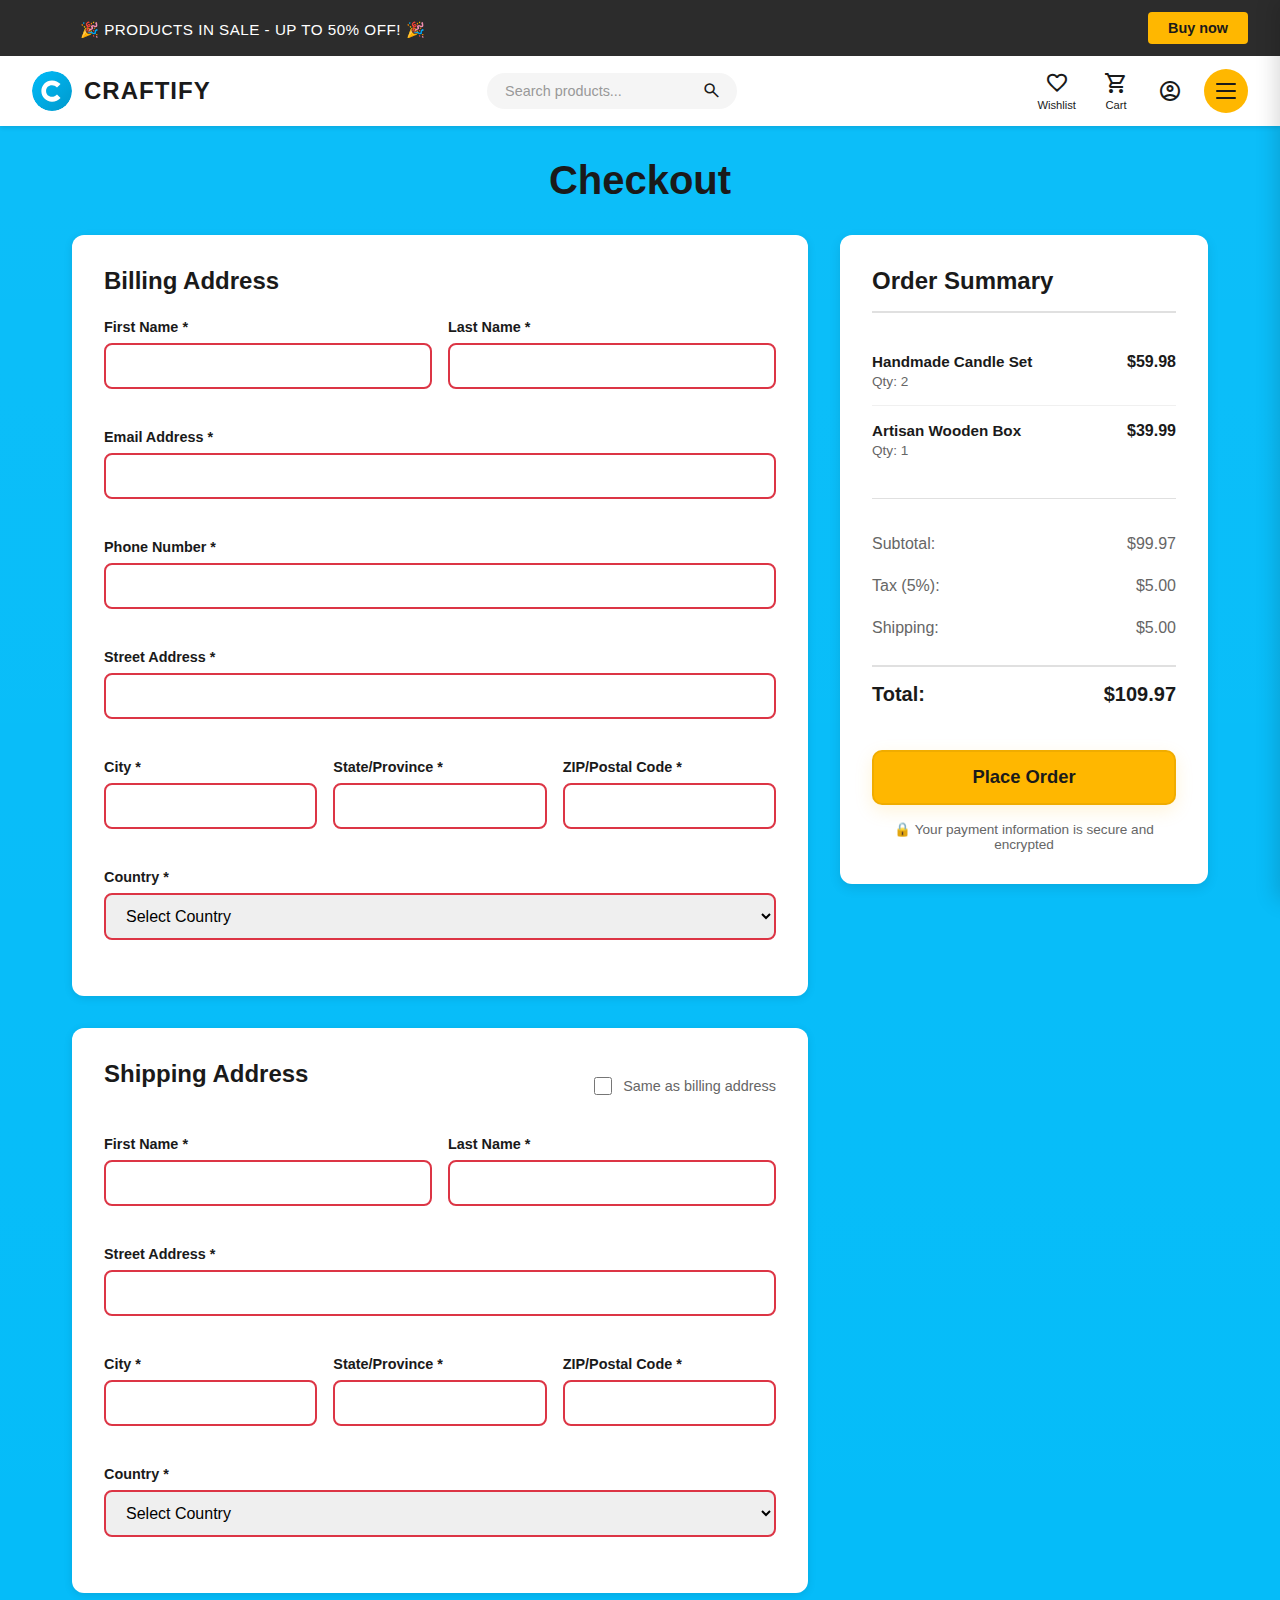
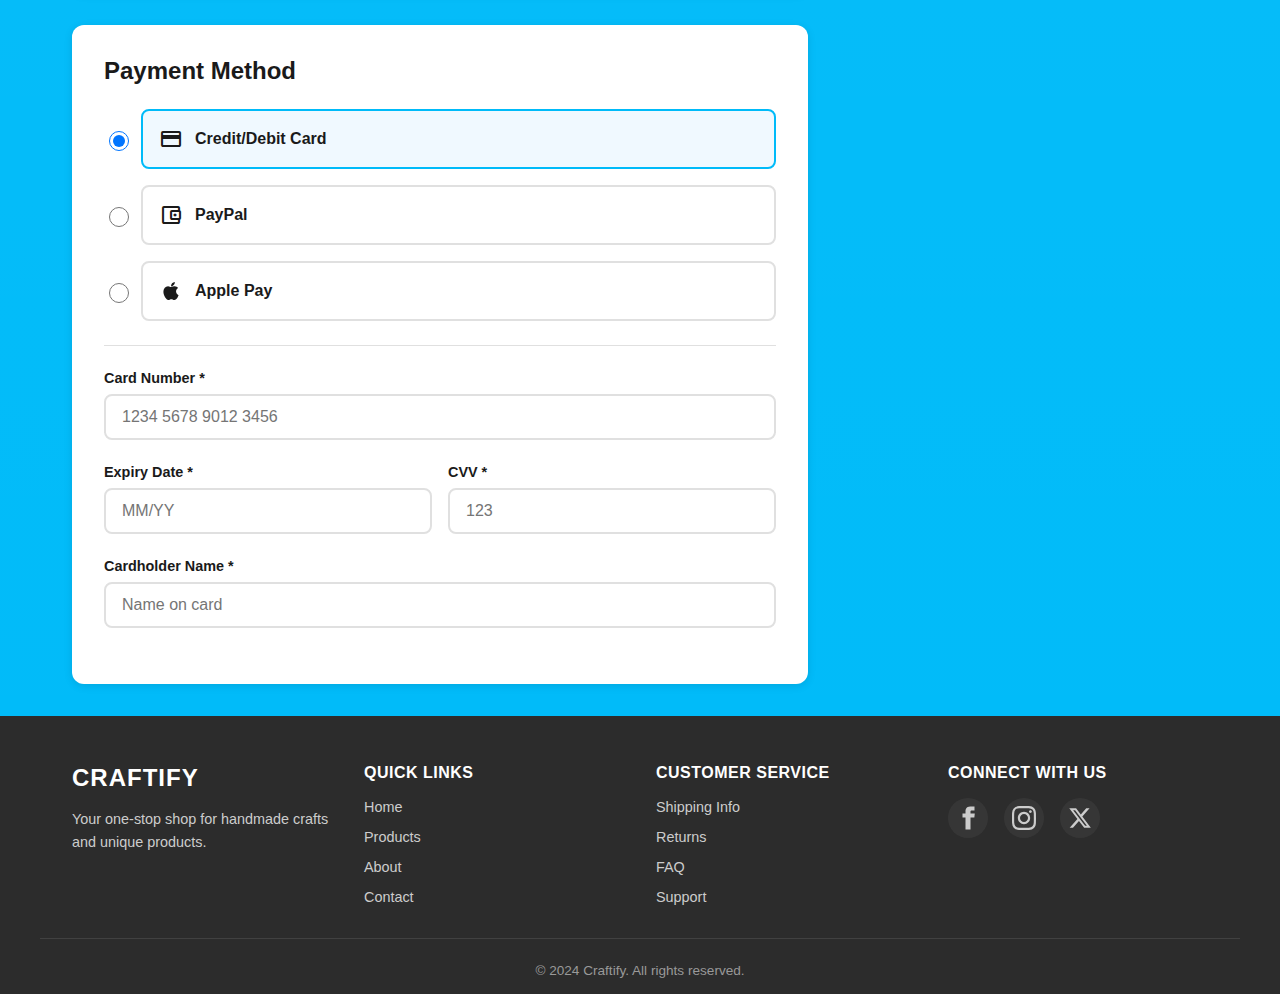
<file: checkout.html>
<!DOCTYPE html>
<html lang="en">
<head>
    <meta charset="UTF-8">
    <meta name="viewport" content="width=device-width, initial-scale=1.0">
    <title>Craftify | Checkout</title>
    <link rel="stylesheet" href="styles/main.css">
    <link rel="stylesheet" href="styles/logo.css">
    <link rel="stylesheet" href="https://fonts.googleapis.com/css2?family=Material+Symbols+Outlined:opsz,wght,FILL,GRAD@20..48,100..700,0..1,-50..200" />
    <link rel="icon" type="image/svg+xml" href="images/logo-circle.svg">
    <script src="scripts/main.js" defer></script>
</head>
<body>
    <!-- Notification/Alert Bar -->
    <div class="notification-bar">
        <div class="notification-content">
            <div class="notification-text-wrapper">
                <div class="marquee-container">
                    <span class="notification-text"> </span>
                    <span class="notification-text pulse">🎉 Products in Sale - Up to 50% OFF! 🎉</span>

                </div>
            </div>
            <button class="btn-buy-now">Buy now</button>
        </div>
    </div>

    <!-- Navigation Bar -->
    <nav class="navbar">
        <div class="navbar-container">
            <a href="index.html" class="navbar-logo">
                <img src="images/logo-circle.svg" alt="Craftify Logo" class="logo-img">
                <span class="logo-text">CRAFTIFY</span>
            </a>
            <div class="nav-search">
                <input type="text" class="search-input navbar-search" placeholder="Search products..." aria-label="Search">
                <button class="search-btn" aria-label="Search">
                    <span class="material-symbols-outlined">search</span>
                </button>
            </div>
            <div class="nav-right">
                <a href="user.html" class="nav-icon-link" aria-label="Wishlist">
                    <span class="material-symbols-outlined nav-icon">favorite</span>
                    <span class="icon-label">Wishlist</span>
                </a>
                <a href="shopping-cart.html" class="nav-icon-link cart-link" aria-label="Shopping Cart">
                    <span class="material-symbols-outlined nav-icon">shopping_cart</span>
                    <span class="cart-count">3</span>
                    <span class="icon-label">Cart</span>
                </a>
                <a href="user.html" class="user-icon" aria-label="User Profile">
                    <span class="material-symbols-outlined user-icon-svg">account_circle</span>
                </a>
                <button class="hamburger-menu" aria-label="Menu">
                    <span></span>
                    <span></span>
                    <span></span>
                </button>
            </div>
        </div>
    </nav>

    <!-- Slide-in Menu from Right -->
    <div class="slide-menu-overlay"></div>
    <div class="slide-menu">
        <div class="slide-menu-header">
            <h2 class="slide-menu-title">Menu</h2>
            <button class="slide-menu-close" aria-label="Close Menu">×</button>
        </div>
        <div class="slide-menu-content">
            <ul class="slide-menu-links">
                <li><a href="index.html">Home</a></li>
                <li><a href="products.html">Sale!</a></li>
                <li><a href="products.html">Products</a></li>
                <li><a href="shopping-cart.html">Cart</a></li>
                <li><a href="about.html">About</a></li>
                <li><a href="contact.html">Contact</a></li>
            </ul>
            <div class="slide-menu-section">
                <h3 class="slide-menu-section-title">Account</h3>
                <ul class="slide-menu-links">
                    <li><a href="user.html">My Profile</a></li>
                    <li><a href="login.html">Login</a></li>
                    <li><a href="signup.html">Sign Up</a></li>
                </ul>
            </div>
        </div>
    </div>
    
    <!-- Main Content -->
    <main class="main-content">
        <div class="checkout-container">
            <h1 class="checkout-page-title">Checkout</h1>
            
            <div class="checkout-layout">
                <!-- Billing & Shipping Forms -->
                <div class="checkout-forms-section">
                    <!-- Billing Address -->
                    <section class="checkout-section">
                        <h2 class="checkout-section-title">Billing Address</h2>
                        <form class="checkout-form" id="billingForm">
                            <div class="form-row">
                                <div class="form-group">
                                    <label for="billingFirstName" class="form-label">First Name *</label>
                                    <input type="text" id="billingFirstName" name="firstName" class="form-input" required>
                                </div>
                                <div class="form-group">
                                    <label for="billingLastName" class="form-label">Last Name *</label>
                                    <input type="text" id="billingLastName" name="lastName" class="form-input" required>
                                </div>
                            </div>
                            
                            <div class="form-group">
                                <label for="billingEmail" class="form-label">Email Address *</label>
                                <input type="email" id="billingEmail" name="email" class="form-input" required>
                            </div>
                            
                            <div class="form-group">
                                <label for="billingPhone" class="form-label">Phone Number *</label>
                                <input type="tel" id="billingPhone" name="phone" class="form-input" required>
                            </div>
                            
                            <div class="form-group">
                                <label for="billingAddress" class="form-label">Street Address *</label>
                                <input type="text" id="billingAddress" name="address" class="form-input" required>
                            </div>
                            
                            <div class="form-row">
                                <div class="form-group">
                                    <label for="billingCity" class="form-label">City *</label>
                                    <input type="text" id="billingCity" name="city" class="form-input" required>
                                </div>
                                <div class="form-group">
                                    <label for="billingState" class="form-label">State/Province *</label>
                                    <input type="text" id="billingState" name="state" class="form-input" required>
                                </div>
                                <div class="form-group">
                                    <label for="billingZip" class="form-label">ZIP/Postal Code *</label>
                                    <input type="text" id="billingZip" name="zip" class="form-input" required>
                                </div>
                            </div>
                            
                            <div class="form-group">
                                <label for="billingCountry" class="form-label">Country *</label>
                                <select id="billingCountry" name="country" class="form-input" required>
                                    <option value="">Select Country</option>
                                    <option value="us">United States</option>
                                    <option value="ca">Canada</option>
                                    <option value="uk">United Kingdom</option>
                                    <option value="au">Australia</option>
                                </select>
                            </div>
                        </form>
                    </section>
                    
                    <!-- Shipping Address -->
                    <section class="checkout-section">
                        <div class="section-header">
                            <h2 class="checkout-section-title">Shipping Address</h2>
                            <label class="checkbox-label">
                                <input type="checkbox" id="sameAsBilling" onchange="copyBillingToShipping()">
                                <span>Same as billing address</span>
                            </label>
                        </div>
                        <form class="checkout-form" id="shippingForm">
                            <div class="form-row">
                                <div class="form-group">
                                    <label for="shippingFirstName" class="form-label">First Name *</label>
                                    <input type="text" id="shippingFirstName" name="firstName" class="form-input" required>
                                </div>
                                <div class="form-group">
                                    <label for="shippingLastName" class="form-label">Last Name *</label>
                                    <input type="text" id="shippingLastName" name="lastName" class="form-input" required>
                                </div>
                            </div>
                            
                            <div class="form-group">
                                <label for="shippingAddress" class="form-label">Street Address *</label>
                                <input type="text" id="shippingAddress" name="address" class="form-input" required>
                            </div>
                            
                            <div class="form-row">
                                <div class="form-group">
                                    <label for="shippingCity" class="form-label">City *</label>
                                    <input type="text" id="shippingCity" name="city" class="form-input" required>
                                </div>
                                <div class="form-group">
                                    <label for="shippingState" class="form-label">State/Province *</label>
                                    <input type="text" id="shippingState" name="state" class="form-input" required>
                                </div>
                                <div class="form-group">
                                    <label for="shippingZip" class="form-label">ZIP/Postal Code *</label>
                                    <input type="text" id="shippingZip" name="zip" class="form-input" required>
                                </div>
                            </div>
                            
                            <div class="form-group">
                                <label for="shippingCountry" class="form-label">Country *</label>
                                <select id="shippingCountry" name="country" class="form-input" required>
                                    <option value="">Select Country</option>
                                    <option value="us">United States</option>
                                    <option value="ca">Canada</option>
                                    <option value="uk">United Kingdom</option>
                                    <option value="au">Australia</option>
                                </select>
                            </div>
                        </form>
                    </section>
                    
                    <!-- Payment Methods -->
                    <section class="checkout-section">
                        <h2 class="checkout-section-title">Payment Method</h2>
                        <div class="payment-methods">
                            <div class="payment-option">
                                <input type="radio" id="creditCard" name="paymentMethod" value="credit" checked>
                                <label for="creditCard" class="payment-label">
                                    <span class="material-symbols-outlined payment-icon">credit_card</span>
                                    <span>Credit/Debit Card</span>
                                </label>
                            </div>
                            
                            <div class="payment-option">
                                <input type="radio" id="paypal" name="paymentMethod" value="paypal">
                                <label for="paypal" class="payment-label">
                                    <span class="material-symbols-outlined payment-icon">account_balance_wallet</span>
                                    <span>PayPal</span>
                                </label>
                            </div>
                            
                            <div class="payment-option">
                                <input type="radio" id="applePay" name="paymentMethod" value="apple">
                                <label for="applePay" class="payment-label">
                                    <svg class="payment-icon" width="24" height="24" viewBox="0 0 24 24" fill="currentColor">
                                        <path d="M17.05 20.28c-.98.95-2.05.88-3.08.4-1.09-.5-2.08-.48-3.24 0-1.44.62-2.2.44-3.06-.4C2.79 15.25 3.51 7.59 9.05 7.31c1.35.07 2.29.74 3.08.8 1.18-.24 2.31-.93 3.57-.84 1.51.12 2.65.72 3.4 1.8-3.12 1.87-2.38 5.98.48 7.13-.57 1.5-1.31 2.99-2.54 4.09l.01-.01zM12.03 7.25c-.15-2.23 1.66-4.07 3.74-4.25.29 2.58-2.34 4.5-3.74 4.25z"/>
                                    </svg>
                                    <span>Apple Pay</span>
                                </label>
                            </div>
                        </div>
                        
                        <!-- Credit Card Form (shown when credit card is selected) -->
                        <div class="card-details" id="cardDetails">
                            <div class="form-group">
                                <label for="cardNumber" class="form-label">Card Number *</label>
                                <input type="text" id="cardNumber" name="cardNumber" class="form-input" placeholder="1234 5678 9012 3456" maxlength="19" required>
                            </div>
                            
                            <div class="form-row">
                                <div class="form-group">
                                    <label for="cardExpiry" class="form-label">Expiry Date *</label>
                                    <input type="text" id="cardExpiry" name="expiry" class="form-input" placeholder="MM/YY" maxlength="5" required>
                                </div>
                                <div class="form-group">
                                    <label for="cardCVV" class="form-label">CVV *</label>
                                    <input type="text" id="cardCVV" name="cvv" class="form-input" placeholder="123" maxlength="4" required>
                                </div>
                            </div>
                            
                            <div class="form-group">
                                <label for="cardName" class="form-label">Cardholder Name *</label>
                                <input type="text" id="cardName" name="cardName" class="form-input" placeholder="Name on card" required>
                            </div>
                        </div>
                    </section>
                </div>
                
                <!-- Order Summary -->
                <div class="order-summary-section">
                    <div class="order-summary-card">
                        <h2 class="summary-title">Order Summary</h2>
                        
                        <div class="order-items">
                            <div class="order-item-summary">
                                <div class="item-info">
                                    <span class="item-name-summary">Handmade Candle Set</span>
                                    <span class="item-quantity">Qty: 2</span>
                                </div>
                                <span class="item-price-summary">$59.98</span>
                            </div>
                            <div class="order-item-summary">
                                <div class="item-info">
                                    <span class="item-name-summary">Artisan Wooden Box</span>
                                    <span class="item-quantity">Qty: 1</span>
                                </div>
                                <span class="item-price-summary">$39.99</span>
                            </div>
                        </div>
                        
                        <div class="summary-divider"></div>
                        
                        <div class="summary-row">
                            <span>Subtotal:</span>
                            <span>$99.97</span>
                        </div>
                        <div class="summary-row">
                            <span>Tax (5%):</span>
                            <span>$5.00</span>
                        </div>
                        <div class="summary-row">
                            <span>Shipping:</span>
                            <span>$5.00</span>
                        </div>
                        <div class="summary-row total-row">
                            <span><strong>Total:</strong></span>
                            <span><strong>$109.97</strong></span>
                        </div>
                        
                        <button class="btn-yellow-large large" style="width: 100%; margin-top: 2rem;" onclick="window.location.href='confirmation.html'">Place Order</button>
                        
                        <p class="security-note">🔒 Your payment information is secure and encrypted</p>
                    </div>
                </div>
            </div>
        </div>
    </main>
    
    <script>
        function copyBillingToShipping() {
            const checkbox = document.getElementById('sameAsBilling');
            if (checkbox.checked) {
                document.getElementById('shippingFirstName').value = document.getElementById('billingFirstName').value;
                document.getElementById('shippingLastName').value = document.getElementById('billingLastName').value;
                document.getElementById('shippingAddress').value = document.getElementById('billingAddress').value;
                document.getElementById('shippingCity').value = document.getElementById('billingCity').value;
                document.getElementById('shippingState').value = document.getElementById('billingState').value;
                document.getElementById('shippingZip').value = document.getElementById('billingZip').value;
                document.getElementById('shippingCountry').value = document.getElementById('billingCountry').value;
            } else {
                document.getElementById('shippingFirstName').value = '';
                document.getElementById('shippingLastName').value = '';
                document.getElementById('shippingAddress').value = '';
                document.getElementById('shippingCity').value = '';
                document.getElementById('shippingState').value = '';
                document.getElementById('shippingZip').value = '';
                document.getElementById('shippingCountry').value = '';
            }
        }
        
        // Show/hide card details based on payment method
        document.querySelectorAll('input[name="paymentMethod"]').forEach(radio => {
            radio.addEventListener('change', function() {
                const cardDetails = document.getElementById('cardDetails');
                if (this.value === 'credit') {
                    cardDetails.style.display = 'block';
                } else {
                    cardDetails.style.display = 'none';
                }
            });
        });
    </script>

    <!-- Footer -->
    <footer class="footer">
        <div class="footer-container">
            <div class="footer-section">
                <h3 class="footer-title">CRAFTIFY</h3>
                <p class="footer-description">Your one-stop shop for handmade crafts and unique products.</p>
            </div>
            <div class="footer-section">
                <h4 class="footer-heading">Quick Links</h4>
                <ul class="footer-links">
                    <li><a href="index.html">Home</a></li>
                    <li><a href="products.html">Products</a></li>
                    <li><a href="about.html">About</a></li>
                    <li><a href="contact.html">Contact</a></li>
                </ul>
            </div>
            <div class="footer-section">
                <h4 class="footer-heading">Customer Service</h4>
                <ul class="footer-links">
                    <li><a href="index.html">Shipping Info</a></li>
                    <li><a href="index.html">Returns</a></li>
                    <li><a href="index.html">FAQ</a></li>
                    <li><a href="index.html">Support</a></li>
                </ul>
            </div>
            <div class="footer-section">
                <h4 class="footer-heading">Connect With Us</h4>
                <div class="social-links">
                    <a href="#" class="social-link" aria-label="Facebook">
                        <svg width="24" height="24" viewBox="0 0 24 24" fill="currentColor">
                            <path d="M18.77 7.46H14.5v-1.9c0-.9.6-1.1 1-1.1h3V.5h-4.33C10.24.5 9.5 3.44 9.5 5.32v2.15h-3v4h3v12h5v-12h3.85l.42-4z"/>
                        </svg>
                    </a>
                    <a href="#" class="social-link" aria-label="Instagram">
                        <svg width="24" height="24" viewBox="0 0 24 24" fill="currentColor">
                            <path d="M12 2.163c3.204 0 3.584.012 4.85.07 3.252.148 4.771 1.691 4.919 4.919.058 1.265.069 1.645.069 4.849 0 3.205-.012 3.584-.069 4.849-.149 3.225-1.664 4.771-4.919 4.919-1.266.058-1.644.07-4.85.07-3.204 0-3.584-.012-4.849-.07-3.26-.149-4.771-1.699-4.919-4.92-.058-1.265-.07-1.644-.07-4.849 0-3.204.013-3.583.07-4.849.149-3.227 1.664-4.771 4.919-4.919 1.266-.057 1.645-.069 4.849-.069zm0-2.163c-3.259 0-3.667.014-4.947.072-4.358.2-6.78 2.618-6.98 6.98-.059 1.281-.073 1.689-.073 4.948 0 3.259.014 3.668.072 4.948.2 4.358 2.618 6.78 6.98 6.98 1.281.058 1.689.072 4.948.072 3.259 0 3.668-.014 4.948-.072 4.354-.2 6.782-2.618 6.979-6.98.059-1.28.073-1.689.073-4.948 0-3.259-.014-3.667-.072-4.947-.196-4.354-2.617-6.78-6.979-6.98-1.281-.059-1.69-.073-4.949-.073zm0 5.838c-3.403 0-6.162 2.759-6.162 6.162s2.759 6.163 6.162 6.163 6.162-2.759 6.162-6.163c0-3.403-2.759-6.162-6.162-6.162zm0 10.162c-2.209 0-4-1.79-4-4 0-2.209 1.791-4 4-4s4 1.791 4 4c0 2.21-1.791 4-4 4zm6.406-11.845c-.796 0-1.441.645-1.441 1.44s.645 1.44 1.441 1.44c.795 0 1.439-.645 1.439-1.44s-.644-1.44-1.439-1.44z"/>
                        </svg>
                    </a>
                    <a href="#" class="social-link" aria-label="X">
                        <svg width="24" height="24" viewBox="0 0 24 24" fill="currentColor">
                            <path d="M18.244 2.25h3.308l-7.227 8.26 8.502 11.24H16.17l-5.214-6.817L4.99 21.75H1.68l7.73-8.835L1.254 2.25H8.08l4.713 6.231zm-1.161 17.52h1.833L7.084 4.126H5.117z"/>
                        </svg>
                    </a>
                </div>
            </div>
        </div>
        <div class="footer-bottom">
            <p>&copy; 2024 Craftify. All rights reserved.</p>
        </div>
    </footer>
</body>
</html>
</file>
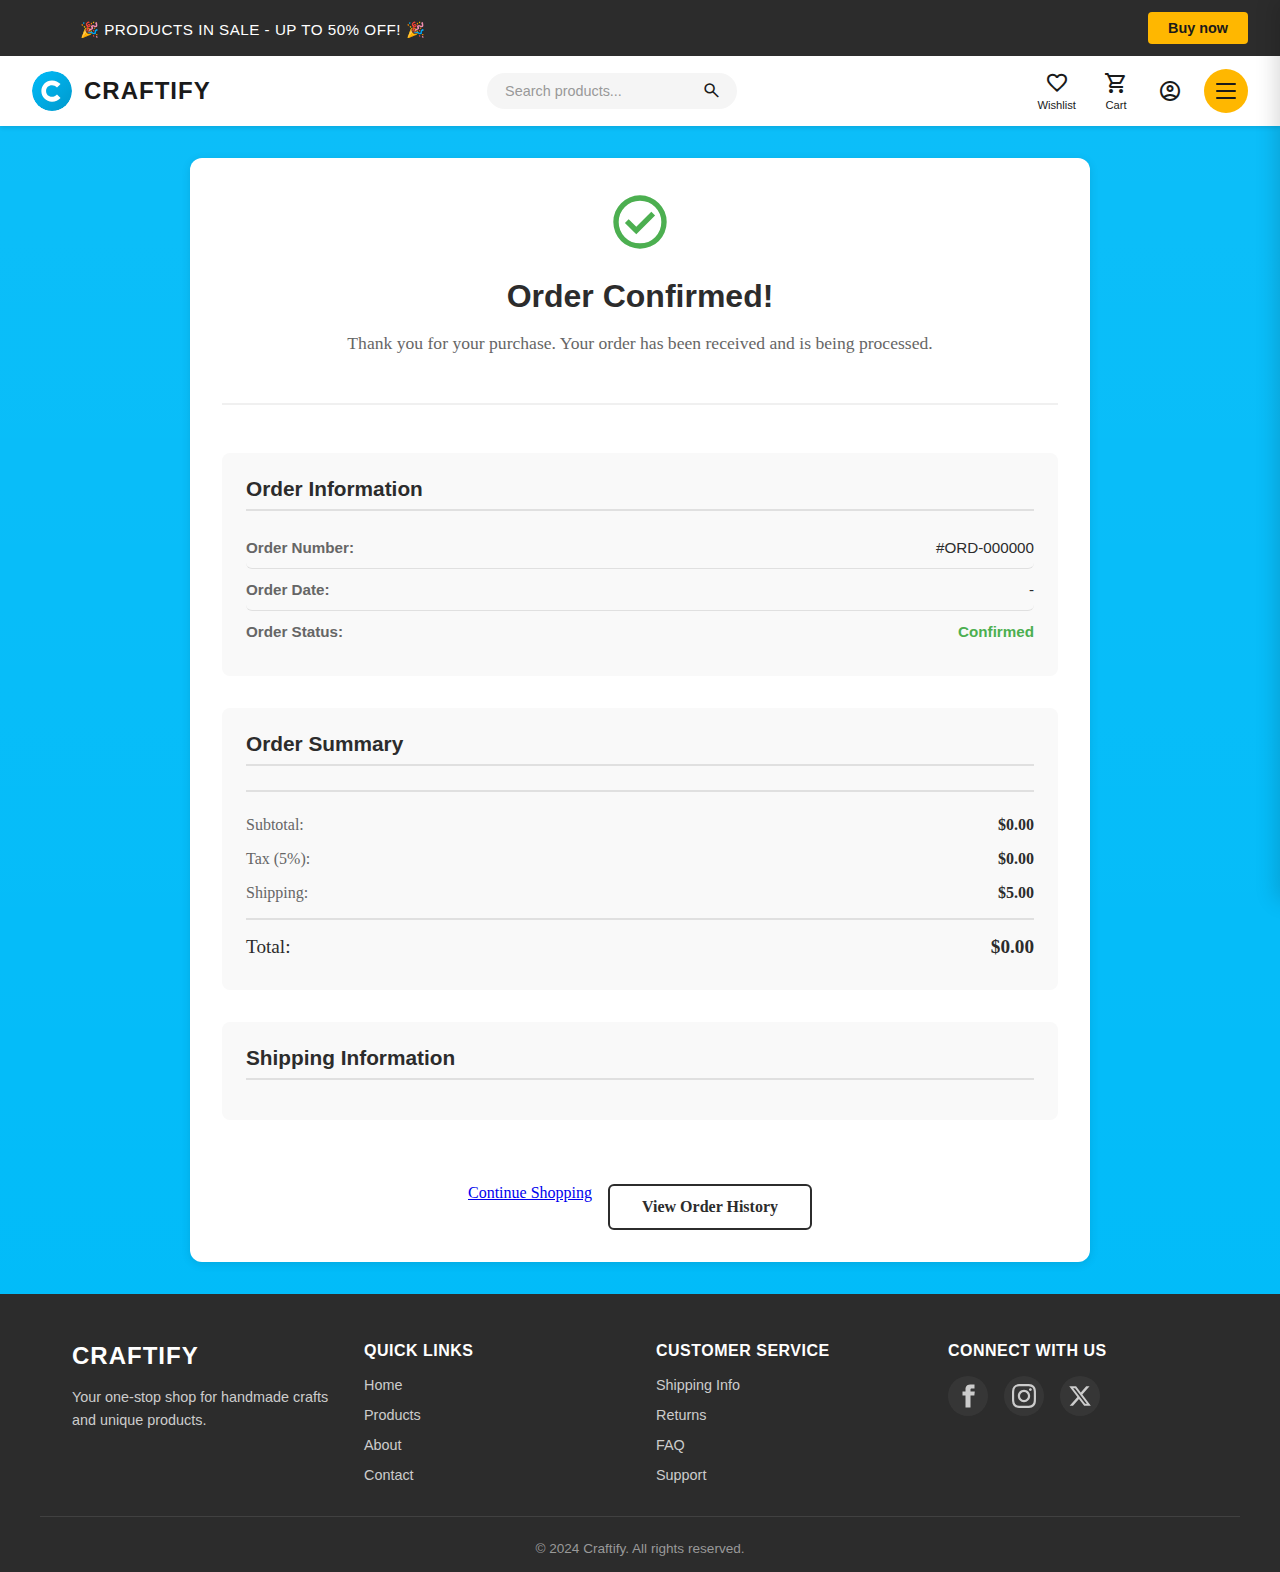
<file: confirmation.html>
<!DOCTYPE html>
<html lang="en">
<head>
    <meta charset="UTF-8">
    <meta name="viewport" content="width=device-width, initial-scale=1.0">
    <title>Craftify | Confirmation</title>
    <link rel="stylesheet" href="styles/main.css">
    <link rel="stylesheet" href="styles/logo.css">
    <link rel="stylesheet" href="https://fonts.googleapis.com/css2?family=Material+Symbols+Outlined:opsz,wght,FILL,GRAD@20..48,100..700,0..1,-50..200" />
    <link rel="icon" type="image/svg+xml" href="images/logo-circle.svg">
    <script src="scripts/main.js" defer></script>
</head>
<body>
    <!-- Notification/Alert Bar -->
    <div class="notification-bar">
        <div class="notification-content">
            <div class="notification-text-wrapper">
                <div class="marquee-container">
                    <span class="notification-text"> </span>
                    <span class="notification-text pulse">🎉 Products in Sale - Up to 50% OFF! 🎉</span>

                </div>
            </div>
            <button class="btn-buy-now">Buy now</button>
        </div>
    </div>

    <!-- Navigation Bar -->
    <nav class="navbar">
        <div class="navbar-container">
            <a href="index.html" class="navbar-logo">
                <img src="images/logo-circle.svg" alt="Craftify Logo" class="logo-img">
                <span class="logo-text">CRAFTIFY</span>
            </a>
            <div class="nav-search">
                <input type="text" class="search-input navbar-search" placeholder="Search products..." aria-label="Search">
                <button class="search-btn" aria-label="Search">
                    <span class="material-symbols-outlined">search</span>
                </button>
            </div>
            <div class="nav-right">
                <a href="user.html" class="nav-icon-link" aria-label="Wishlist">
                    <span class="material-symbols-outlined nav-icon">favorite</span>
                    <span class="icon-label">Wishlist</span>
                </a>
                <a href="shopping-cart.html" class="nav-icon-link cart-link" aria-label="Shopping Cart">
                    <span class="material-symbols-outlined nav-icon">shopping_cart</span>
                    <span class="cart-count">3</span>
                    <span class="icon-label">Cart</span>
                </a>
                <a href="user.html" class="user-icon" aria-label="User Profile">
                    <span class="material-symbols-outlined user-icon-svg">account_circle</span>
                </a>
                <button class="hamburger-menu" aria-label="Menu">
                    <span></span>
                    <span></span>
                    <span></span>
                </button>
            </div>
        </div>
    </nav>

    <!-- Slide-in Menu from Right -->
    <div class="slide-menu-overlay"></div>
    <div class="slide-menu">
        <div class="slide-menu-header">
            <h2 class="slide-menu-title">Menu</h2>
            <button class="slide-menu-close" aria-label="Close Menu">×</button>
        </div>
        <div class="slide-menu-content">
            <ul class="slide-menu-links">
                <li><a href="index.html">Home</a></li>
                <li><a href="products.html">Sale!</a></li>
                <li><a href="products.html">Products</a></li>
                <li><a href="shopping-cart.html">Cart</a></li>
                <li><a href="about.html">About</a></li>
                <li><a href="contact.html">Contact</a></li>
            </ul>
            <div class="slide-menu-section">
                <h3 class="slide-menu-section-title">Account</h3>
                <ul class="slide-menu-links">
                    <li><a href="user.html">My Profile</a></li>
                    <li><a href="login.html">Login</a></li>
                    <li><a href="signup.html">Sign Up</a></li>
                </ul>
            </div>
        </div>
    </div>
    
    <!-- Main Content -->
    <main class="main-content">
        <div class="confirmation-container">
            <div class="confirmation-header">
                <div class="confirmation-icon">
                    <span class="material-symbols-outlined" style="font-size: 64px; color: #4CAF50;">check_circle</span>
                </div>
                <h1 class="confirmation-title">Order Confirmed!</h1>
                <p class="confirmation-message">Thank you for your purchase. Your order has been received and is being processed.</p>
            </div>

            <div class="confirmation-details">
                <div class="confirmation-section">
                    <h2 class="section-title">Order Information</h2>
                    <div class="detail-row">
                        <span class="detail-label">Order Number:</span>
                        <span class="detail-value" id="orderNumber">#ORD-000000</span>
                    </div>
                    <div class="detail-row">
                        <span class="detail-label">Order Date:</span>
                        <span class="detail-value" id="orderDate">-</span>
                    </div>
                    <div class="detail-row">
                        <span class="detail-label">Order Status:</span>
                        <span class="detail-value status-confirmed">Confirmed</span>
                    </div>
                </div>

                <div class="confirmation-section">
                    <h2 class="section-title">Order Summary</h2>
                    <div id="orderItemsContainer" class="order-items-list">
                        <!-- Order items will be loaded dynamically -->
                    </div>
                    <div class="order-totals">
                        <div class="total-row">
                            <span class="total-label">Subtotal:</span>
                            <span class="total-value" id="confirmationSubtotal">$0.00</span>
                        </div>
                        <div class="total-row">
                            <span class="total-label">Tax (5%):</span>
                            <span class="total-value" id="confirmationTax">$0.00</span>
                        </div>
                        <div class="total-row">
                            <span class="total-label">Shipping:</span>
                            <span class="total-value" id="confirmationShipping">$5.00</span>
                        </div>
                        <div class="total-row total-final">
                            <span class="total-label">Total:</span>
                            <span class="total-value" id="confirmationTotal">$0.00</span>
                        </div>
                    </div>
                </div>

                <div class="confirmation-section">
                    <h2 class="section-title">Shipping Information</h2>
                    <div id="shippingInfo" class="shipping-details">
                        <!-- Shipping info will be loaded dynamically -->
                    </div>
                </div>

                <div class="confirmation-actions">
                    <a href="products.html" class="btn-yellow">Continue Shopping</a>
                    <a href="user.html" class="btn-outline">View Order History</a>
                </div>
            </div>
        </div>
    </main>

    <style>
        .confirmation-container {
            max-width: 900px;
            margin: 2rem auto;
            padding: 2rem;
            background: white;
            border-radius: 12px;
            box-shadow: 0 2px 10px rgba(0,0,0,0.1);
        }

        .confirmation-header {
            text-align: center;
            margin-bottom: 3rem;
            padding-bottom: 2rem;
            border-bottom: 2px solid #f0f0f0;
        }

        .confirmation-icon {
            margin-bottom: 1rem;
        }

        .confirmation-title {
            font-size: 2rem;
            color: #2c2c2c;
            margin-bottom: 0.5rem;
        }

        .confirmation-message {
            color: #666;
            font-size: 1.1rem;
        }

        .confirmation-details {
            display: flex;
            flex-direction: column;
            gap: 2rem;
        }

        .confirmation-section {
            background: #f9f9f9;
            padding: 1.5rem;
            border-radius: 8px;
        }

        .section-title {
            font-size: 1.3rem;
            color: #2c2c2c;
            margin-bottom: 1rem;
            padding-bottom: 0.5rem;
            border-bottom: 2px solid #e0e0e0;
        }

        .detail-row {
            display: flex;
            justify-content: space-between;
            padding: 0.75rem 0;
            border-bottom: 1px solid #e0e0e0;
        }

        .detail-row:last-child {
            border-bottom: none;
        }

        .detail-label {
            font-weight: 600;
            color: #666;
        }

        .detail-value {
            color: #2c2c2c;
            font-weight: 500;
        }

        .status-confirmed {
            color: #4CAF50;
            font-weight: 600;
        }

        .order-items-list {
            margin-bottom: 1.5rem;
        }

        .order-item {
            display: flex;
            justify-content: space-between;
            padding: 1rem;
            background: white;
            border-radius: 6px;
            margin-bottom: 0.5rem;
        }

        .item-info {
            flex: 1;
        }

        .item-name {
            font-weight: 600;
            color: #2c2c2c;
            margin-bottom: 0.25rem;
        }

        .item-details {
            font-size: 0.9rem;
            color: #666;
        }

        .item-total {
            font-weight: 600;
            color: #2c2c2c;
        }

        .order-totals {
            border-top: 2px solid #e0e0e0;
            padding-top: 1rem;
        }

        .total-row {
            display: flex;
            justify-content: space-between;
            padding: 0.5rem 0;
        }

        .total-label {
            color: #666;
        }

        .total-value {
            font-weight: 600;
            color: #2c2c2c;
        }

        .total-final {
            font-size: 1.2rem;
            padding-top: 1rem;
            border-top: 2px solid #e0e0e0;
            margin-top: 0.5rem;
        }

        .total-final .total-label,
        .total-final .total-value {
            font-size: 1.2rem;
            color: #2c2c2c;
        }

        .shipping-details {
            line-height: 1.8;
            color: #2c2c2c;
        }

        .confirmation-actions {
            display: flex;
            gap: 1rem;
            justify-content: center;
            margin-top: 2rem;
        }

        .btn-outline {
            padding: 0.75rem 2rem;
            border: 2px solid #2c2c2c;
            background: transparent;
            color: #2c2c2c;
            text-decoration: none;
            border-radius: 6px;
            font-weight: 600;
            transition: all 0.3s;
        }

        .btn-outline:hover {
            background: #2c2c2c;
            color: white;
        }

        @media (max-width: 768px) {
            .confirmation-container {
                margin: 1rem;
                padding: 1.5rem;
            }

            .confirmation-actions {
                flex-direction: column;
            }

            .btn-outline,
            .btn-yellow {
                width: 100%;
                text-align: center;
            }
        }
    </style>

    <!-- Footer -->
    <footer class="footer">
        <div class="footer-container">
            <div class="footer-section">
                <h3 class="footer-title">CRAFTIFY</h3>
                <p class="footer-description">Your one-stop shop for handmade crafts and unique products.</p>
            </div>
            <div class="footer-section">
                <h4 class="footer-heading">Quick Links</h4>
                <ul class="footer-links">
                    <li><a href="index.html">Home</a></li>
                    <li><a href="products.html">Products</a></li>
                    <li><a href="about.html">About</a></li>
                    <li><a href="contact.html">Contact</a></li>
                </ul>
            </div>
            <div class="footer-section">
                <h4 class="footer-heading">Customer Service</h4>
                <ul class="footer-links">
                    <li><a href="index.html">Shipping Info</a></li>
                    <li><a href="index.html">Returns</a></li>
                    <li><a href="index.html">FAQ</a></li>
                    <li><a href="index.html">Support</a></li>
                </ul>
            </div>
            <div class="footer-section">
                <h4 class="footer-heading">Connect With Us</h4>
                <div class="social-links">
                    <a href="#" class="social-link" aria-label="Facebook">
                        <svg width="24" height="24" viewBox="0 0 24 24" fill="currentColor">
                            <path d="M18.77 7.46H14.5v-1.9c0-.9.6-1.1 1-1.1h3V.5h-4.33C10.24.5 9.5 3.44 9.5 5.32v2.15h-3v4h3v12h5v-12h3.85l.42-4z"/>
                        </svg>
                    </a>
                    <a href="#" class="social-link" aria-label="Instagram">
                        <svg width="24" height="24" viewBox="0 0 24 24" fill="currentColor">
                            <path d="M12 2.163c3.204 0 3.584.012 4.85.07 3.252.148 4.771 1.691 4.919 4.919.058 1.265.069 1.645.069 4.849 0 3.205-.012 3.584-.069 4.849-.149 3.225-1.664 4.771-4.919 4.919-1.266.058-1.644.07-4.85.07-3.204 0-3.584-.012-4.849-.07-3.26-.149-4.771-1.699-4.919-4.92-.058-1.265-.07-1.644-.07-4.849 0-3.204.013-3.583.07-4.849.149-3.227 1.664-4.771 4.919-4.919 1.266-.057 1.645-.069 4.849-.069zm0-2.163c-3.259 0-3.667.014-4.947.072-4.358.2-6.78 2.618-6.98 6.98-.059 1.281-.073 1.689-.073 4.948 0 3.259.014 3.668.072 4.948.2 4.358 2.618 6.78 6.98 6.98 1.281.058 1.689.072 4.948.072 3.259 0 3.668-.014 4.948-.072 4.354-.2 6.782-2.618 6.979-6.98.059-1.28.073-1.689.073-4.948 0-3.259-.014-3.667-.072-4.947-.196-4.354-2.617-6.78-6.979-6.98-1.281-.059-1.69-.073-4.949-.073zm0 5.838c-3.403 0-6.162 2.759-6.162 6.162s2.759 6.163 6.162 6.163 6.162-2.759 6.162-6.163c0-3.403-2.759-6.162-6.162-6.162zm0 10.162c-2.209 0-4-1.79-4-4 0-2.209 1.791-4 4-4s4 1.791 4 4c0 2.21-1.791 4-4 4zm6.406-11.845c-.796 0-1.441.645-1.441 1.44s.645 1.44 1.441 1.44c.795 0 1.439-.645 1.439-1.44s-.644-1.44-1.439-1.44z"/>
                        </svg>
                    </a>
                    <a href="#" class="social-link" aria-label="X">
                        <svg width="24" height="24" viewBox="0 0 24 24" fill="currentColor">
                            <path d="M18.244 2.25h3.308l-7.227 8.26 8.502 11.24H16.17l-5.214-6.817L4.99 21.75H1.68l7.73-8.835L1.254 2.25H8.08l4.713 6.231zm-1.161 17.52h1.833L7.084 4.126H5.117z"/>
                        </svg>
                    </a>
                </div>
            </div>
        </div>
        <div class="footer-bottom">
            <p>&copy; 2024 Craftify. All rights reserved.</p>
        </div>
    </footer>
</body>
</html>
</file>
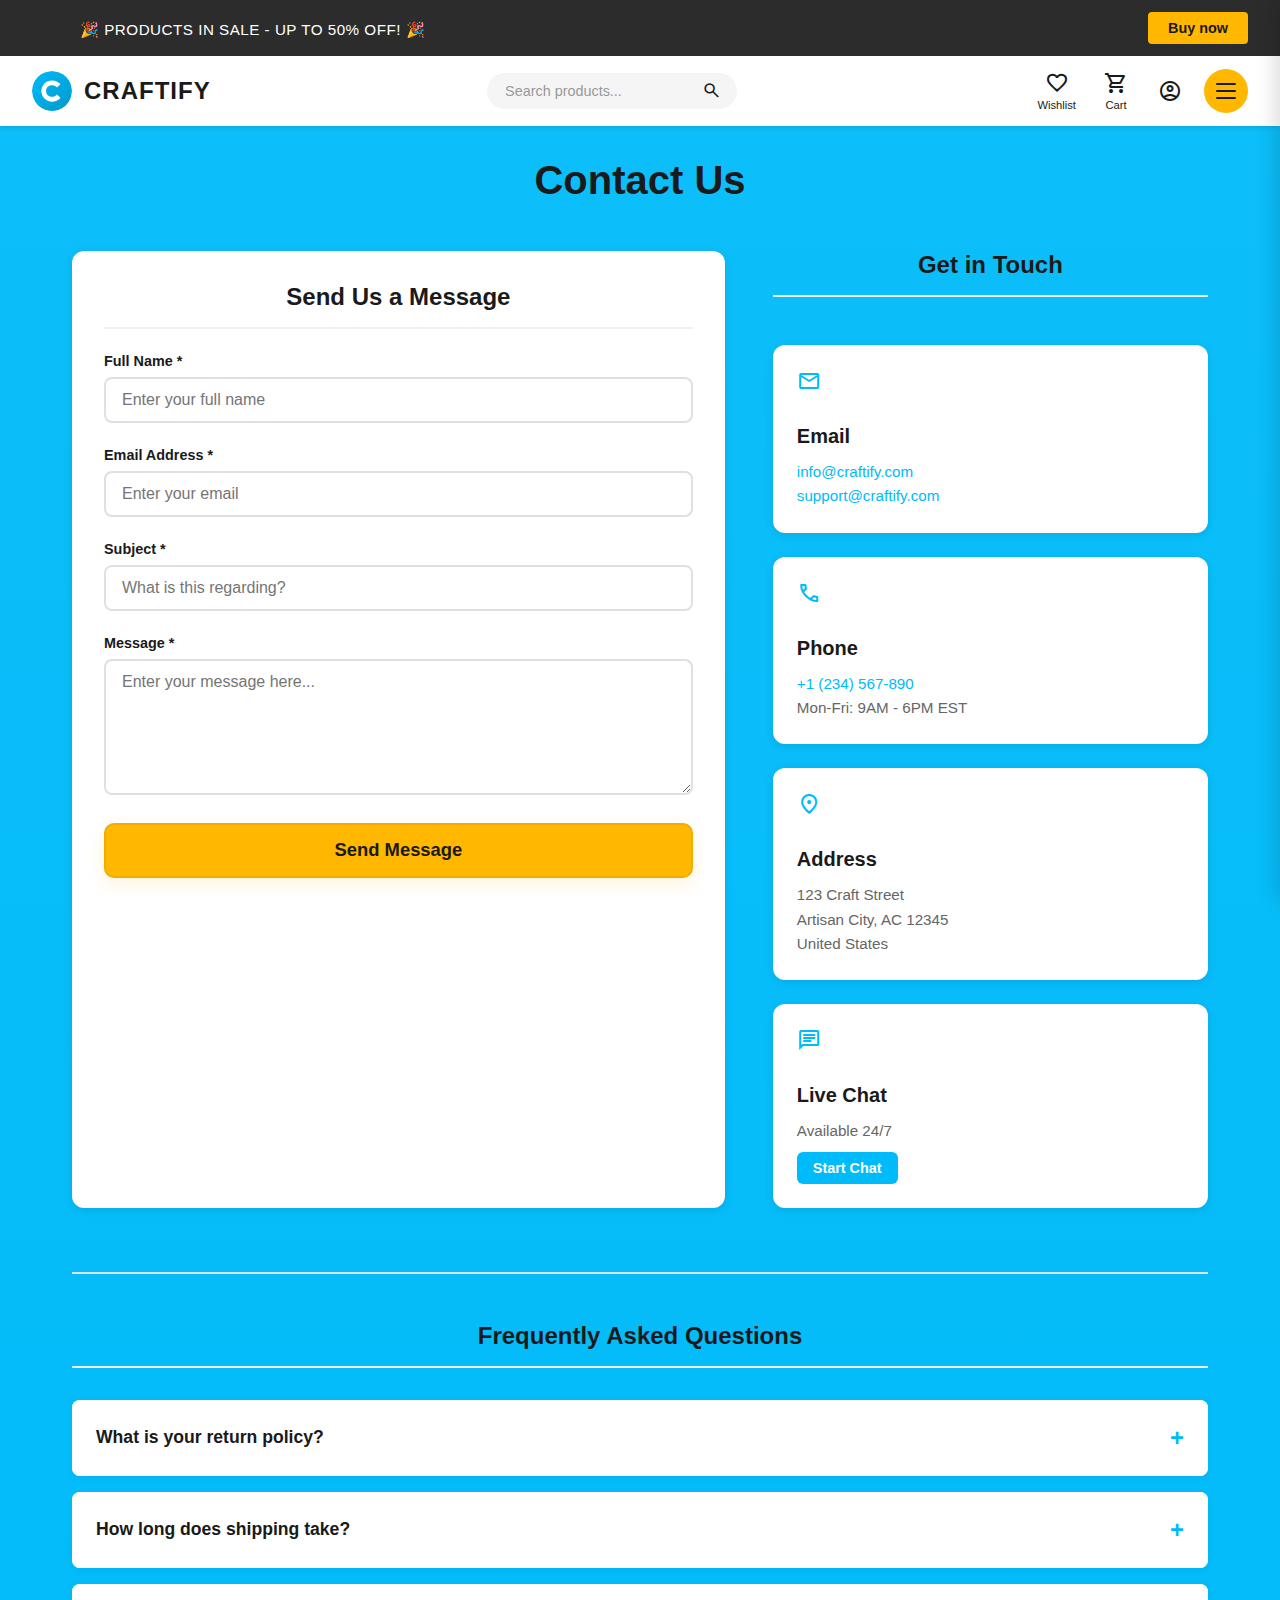
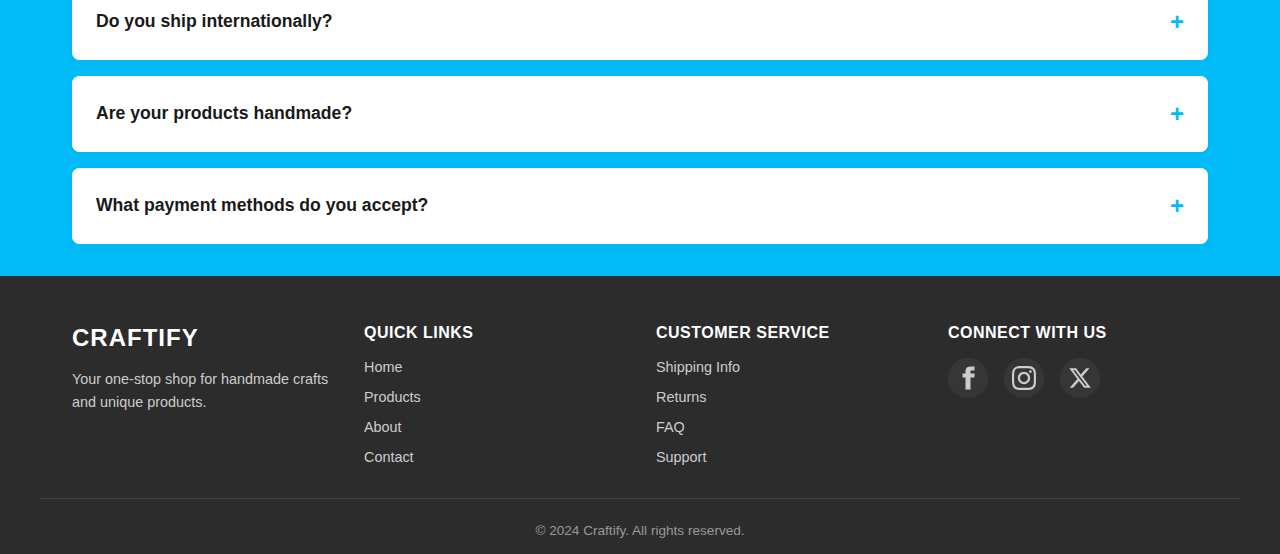
<file: contact.html>
<!DOCTYPE html>
<html lang="en">
<head>
    <meta charset="UTF-8">
    <meta name="viewport" content="width=device-width, initial-scale=1.0">
    <title>Craftify | Contact</title>
    <link rel="stylesheet" href="styles/main.css">
    <link rel="stylesheet" href="styles/logo.css">
    <link rel="stylesheet" href="https://fonts.googleapis.com/css2?family=Material+Symbols+Outlined:opsz,wght,FILL,GRAD@20..48,100..700,0..1,-50..200" />
    <link rel="icon" type="image/svg+xml" href="images/logo-circle.svg">
    <script src="scripts/main.js" defer></script>
</head>
<body>
    <!-- Notification/Alert Bar -->
    <div class="notification-bar">
        <div class="notification-content">
            <div class="notification-text-wrapper">
                <div class="marquee-container">
                    <span class="notification-text"> </span>
                    <span class="notification-text pulse">🎉 Products in Sale - Up to 50% OFF! 🎉</span>

                </div>
            </div>
            <button class="btn-buy-now">Buy now</button>
        </div>
    </div>

    <!-- Navigation Bar -->
    <nav class="navbar">
        <div class="navbar-container">
            <a href="index.html" class="navbar-logo">
                <img src="images/logo-circle.svg" alt="Craftify Logo" class="logo-img">
                <span class="logo-text">CRAFTIFY</span>
            </a>
            <div class="nav-search">
                <input type="text" class="search-input navbar-search" placeholder="Search products..." aria-label="Search">
                <button class="search-btn" aria-label="Search">
                    <span class="material-symbols-outlined">search</span>
                </button>
            </div>
            <div class="nav-right">
                <a href="user.html" class="nav-icon-link" aria-label="Wishlist">
                    <span class="material-symbols-outlined nav-icon">favorite</span>
                    <span class="icon-label">Wishlist</span>
                </a>
                <a href="shopping-cart.html" class="nav-icon-link cart-link" aria-label="Shopping Cart">
                    <span class="material-symbols-outlined nav-icon">shopping_cart</span>
                    <span class="cart-count">3</span>
                    <span class="icon-label">Cart</span>
                </a>
                <a href="user.html" class="user-icon" aria-label="User Profile">
                    <span class="material-symbols-outlined user-icon-svg">account_circle</span>
                </a>
                <button class="hamburger-menu" aria-label="Menu">
                    <span></span>
                    <span></span>
                    <span></span>
                </button>
            </div>
        </div>
    </nav>

    <!-- Slide-in Menu from Right -->
    <div class="slide-menu-overlay"></div>
    <div class="slide-menu">
        <div class="slide-menu-header">
            <h2 class="slide-menu-title">Menu</h2>
            <button class="slide-menu-close" aria-label="Close Menu">×</button>
        </div>
        <div class="slide-menu-content">
            <ul class="slide-menu-links">
                <li><a href="index.html">Home</a></li>
                <li><a href="products.html">Sale!</a></li>
                <li><a href="products.html">Products</a></li>
                <li><a href="shopping-cart.html">Cart</a></li>
                <li><a href="about.html">About</a></li>
                <li><a href="contact.html" class="active">Contact</a></li>
            </ul>
            <div class="slide-menu-section">
                <h3 class="slide-menu-section-title">Account</h3>
                <ul class="slide-menu-links">
                    <li><a href="user.html">My Profile</a></li>
                    <li><a href="login.html">Login</a></li>
                    <li><a href="signup.html">Sign Up</a></li>
                </ul>
            </div>
        </div>
    </div>
    
    <!-- Main Content -->
    <main class="main-content">
        <div class="contact-container">
            <h1 class="contact-page-title">Contact Us</h1>
            
            <div class="contact-layout">
                <!-- Contact Form Section -->
                <div class="contact-form-section">
                    <h2 class="section-heading">Send Us a Message</h2>
                    <form class="contact-form" id="contactForm">
                        <div class="form-group">
                            <label for="contactName" class="form-label">Full Name *</label>
                            <input type="text" id="contactName" name="name" class="form-input" placeholder="Enter your full name" required>
                        </div>
                        
                        <div class="form-group">
                            <label for="contactEmail" class="form-label">Email Address *</label>
                            <input type="email" id="contactEmail" name="email" class="form-input" placeholder="Enter your email" required>
                        </div>
                        
                        <div class="form-group">
                            <label for="contactSubject" class="form-label">Subject *</label>
                            <input type="text" id="contactSubject" name="subject" class="form-input" placeholder="What is this regarding?" required>
                        </div>
                        
                        <div class="form-group">
                            <label for="contactMessage" class="form-label">Message *</label>
                            <textarea id="contactMessage" name="message" class="form-textarea" rows="6" placeholder="Enter your message here..." required></textarea>
                        </div>
                        
                        <button type="submit" class="btn-yellow-large large" style="width: 100%;">Send Message</button>
                    </form>
                </div>
                
                <!-- Contact Information Section -->
                <div class="contact-info-section">
                    <h2 class="section-heading">Get in Touch</h2>
                    
                    <div class="contact-methods">
                        <div class="contact-method-card">
                            <span class="material-symbols-outlined method-icon">mail</span>
                            <h3 class="method-title">Email</h3>
                            <p class="method-info">
                                <a href="mailto:info@craftify.com">info@craftify.com</a><br>
                                <a href="mailto:support@craftify.com">support@craftify.com</a>
                            </p>
                        </div>
                        
                        <div class="contact-method-card">
                            <span class="material-symbols-outlined method-icon">phone</span>
                            <h3 class="method-title">Phone</h3>
                            <p class="method-info">
                                <a href="tel:+1234567890">+1 (234) 567-890</a><br>
                                Mon-Fri: 9AM - 6PM EST
                            </p>
                        </div>
                        
                        <div class="contact-method-card">
                            <span class="material-symbols-outlined method-icon">location_on</span>
                            <h3 class="method-title">Address</h3>
                            <p class="method-info">
                                123 Craft Street<br>
                                Artisan City, AC 12345<br>
                                United States
                            </p>
                        </div>
                        
                        <div class="contact-method-card">
                            <span class="material-symbols-outlined method-icon">chat</span>
                            <h3 class="method-title">Live Chat</h3>
                            <p class="method-info">
                                Available 24/7<br>
                                <button class="chat-btn">Start Chat</button>
                            </p>
                        </div>
                    </div>
                </div>
            </div>
            
            <!-- FAQ Section -->
            <section class="faq-section">
                <h2 class="section-heading">Frequently Asked Questions</h2>
                <div class="faq-list">
                    <div class="faq-item">
                        <button class="faq-question" onclick="toggleFAQ(this)">
                            <span>What is your return policy?</span>
                            <span class="faq-icon">+</span>
                        </button>
                        <div class="faq-answer">
                            <p>We offer a 30-day return policy on all unused items in their original packaging. Simply contact our customer service team to initiate a return.</p>
                        </div>
                    </div>
                    
                    <div class="faq-item">
                        <button class="faq-question" onclick="toggleFAQ(this)">
                            <span>How long does shipping take?</span>
                            <span class="faq-icon">+</span>
                        </button>
                        <div class="faq-answer">
                            <p>Standard shipping takes 5-7 business days. Express shipping (2-3 business days) and overnight shipping options are also available at checkout.</p>
                        </div>
                    </div>
                    
                    <div class="faq-item">
                        <button class="faq-question" onclick="toggleFAQ(this)">
                            <span>Do you ship internationally?</span>
                            <span class="faq-icon">+</span>
                        </button>
                        <div class="faq-answer">
                            <p>Yes, we ship to over 50 countries worldwide. International shipping rates and delivery times vary by location. Check our shipping page for details.</p>
                        </div>
                    </div>
                    
                    <div class="faq-item">
                        <button class="faq-question" onclick="toggleFAQ(this)">
                            <span>Are your products handmade?</span>
                            <span class="faq-icon">+</span>
                        </button>
                        <div class="faq-answer">
                            <p>Yes! All our products are carefully handcrafted by skilled artisans. Each item is unique and made with attention to detail and quality craftsmanship.</p>
                        </div>
                    </div>
                    
                    <div class="faq-item">
                        <button class="faq-question" onclick="toggleFAQ(this)">
                            <span>What payment methods do you accept?</span>
                            <span class="faq-icon">+</span>
                        </button>
                        <div class="faq-answer">
                            <p>We accept all major credit cards (Visa, Mastercard, American Express), PayPal, Apple Pay, and Google Pay for your convenience.</p>
                        </div>
                    </div>
                </div>
            </section>
        </div>
    </main>
    
    <script>
        function toggleFAQ(button) {
            const faqItem = button.closest('.faq-item');
            const answer = faqItem.querySelector('.faq-answer');
            const icon = button.querySelector('.faq-icon');
            
            const isOpen = answer.style.display === 'block';
            
            // Close all other FAQs
            document.querySelectorAll('.faq-answer').forEach(item => {
                item.style.display = 'none';
            });
            document.querySelectorAll('.faq-icon').forEach(item => {
                item.textContent = '+';
            });
            
            if (!isOpen) {
                answer.style.display = 'block';
                icon.textContent = '−';
            }
        }
    </script>

    <!-- Footer -->
    <footer class="footer">
        <div class="footer-container">
            <div class="footer-section">
                <h3 class="footer-title">CRAFTIFY</h3>
                <p class="footer-description">Your one-stop shop for handmade crafts and unique products.</p>
            </div>
            <div class="footer-section">
                <h4 class="footer-heading">Quick Links</h4>
                <ul class="footer-links">
                    <li><a href="index.html">Home</a></li>
                    <li><a href="products.html">Products</a></li>
                    <li><a href="about.html">About</a></li>
                    <li><a href="contact.html">Contact</a></li>
                </ul>
            </div>
            <div class="footer-section">
                <h4 class="footer-heading">Customer Service</h4>
                <ul class="footer-links">
                    <li><a href="index.html">Shipping Info</a></li>
                    <li><a href="index.html">Returns</a></li>
                    <li><a href="index.html">FAQ</a></li>
                    <li><a href="index.html">Support</a></li>
                </ul>
            </div>
            <div class="footer-section">
                <h4 class="footer-heading">Connect With Us</h4>
                <div class="social-links">
                    <a href="#" class="social-link" aria-label="Facebook">
                        <svg width="24" height="24" viewBox="0 0 24 24" fill="currentColor">
                            <path d="M18.77 7.46H14.5v-1.9c0-.9.6-1.1 1-1.1h3V.5h-4.33C10.24.5 9.5 3.44 9.5 5.32v2.15h-3v4h3v12h5v-12h3.85l.42-4z"/>
                        </svg>
                    </a>
                    <a href="#" class="social-link" aria-label="Instagram">
                        <svg width="24" height="24" viewBox="0 0 24 24" fill="currentColor">
                            <path d="M12 2.163c3.204 0 3.584.012 4.85.07 3.252.148 4.771 1.691 4.919 4.919.058 1.265.069 1.645.069 4.849 0 3.205-.012 3.584-.069 4.849-.149 3.225-1.664 4.771-4.919 4.919-1.266.058-1.644.07-4.85.07-3.204 0-3.584-.012-4.849-.07-3.26-.149-4.771-1.699-4.919-4.92-.058-1.265-.07-1.644-.07-4.849 0-3.204.013-3.583.07-4.849.149-3.227 1.664-4.771 4.919-4.919 1.266-.057 1.645-.069 4.849-.069zm0-2.163c-3.259 0-3.667.014-4.947.072-4.358.2-6.78 2.618-6.98 6.98-.059 1.281-.073 1.689-.073 4.948 0 3.259.014 3.668.072 4.948.2 4.358 2.618 6.78 6.98 6.98 1.281.058 1.689.072 4.948.072 3.259 0 3.668-.014 4.948-.072 4.354-.2 6.782-2.618 6.979-6.98.059-1.28.073-1.689.073-4.948 0-3.259-.014-3.667-.072-4.947-.196-4.354-2.617-6.78-6.979-6.98-1.281-.059-1.69-.073-4.949-.073zm0 5.838c-3.403 0-6.162 2.759-6.162 6.162s2.759 6.163 6.162 6.163 6.162-2.759 6.162-6.163c0-3.403-2.759-6.162-6.162-6.162zm0 10.162c-2.209 0-4-1.79-4-4 0-2.209 1.791-4 4-4s4 1.791 4 4c0 2.21-1.791 4-4 4zm6.406-11.845c-.796 0-1.441.645-1.441 1.44s.645 1.44 1.441 1.44c.795 0 1.439-.645 1.439-1.44s-.644-1.44-1.439-1.44z"/>
                        </svg>
                    </a>
                    <a href="#" class="social-link" aria-label="X">
                        <svg width="24" height="24" viewBox="0 0 24 24" fill="currentColor">
                            <path d="M18.244 2.25h3.308l-7.227 8.26 8.502 11.24H16.17l-5.214-6.817L4.99 21.75H1.68l7.73-8.835L1.254 2.25H8.08l4.713 6.231zm-1.161 17.52h1.833L7.084 4.126H5.117z"/>
                        </svg>
                    </a>
                </div>
            </div>
        </div>
        <div class="footer-bottom">
            <p>&copy; 2024 Craftify. All rights reserved.</p>
        </div>
    </footer>
</body>
</html>
</file>
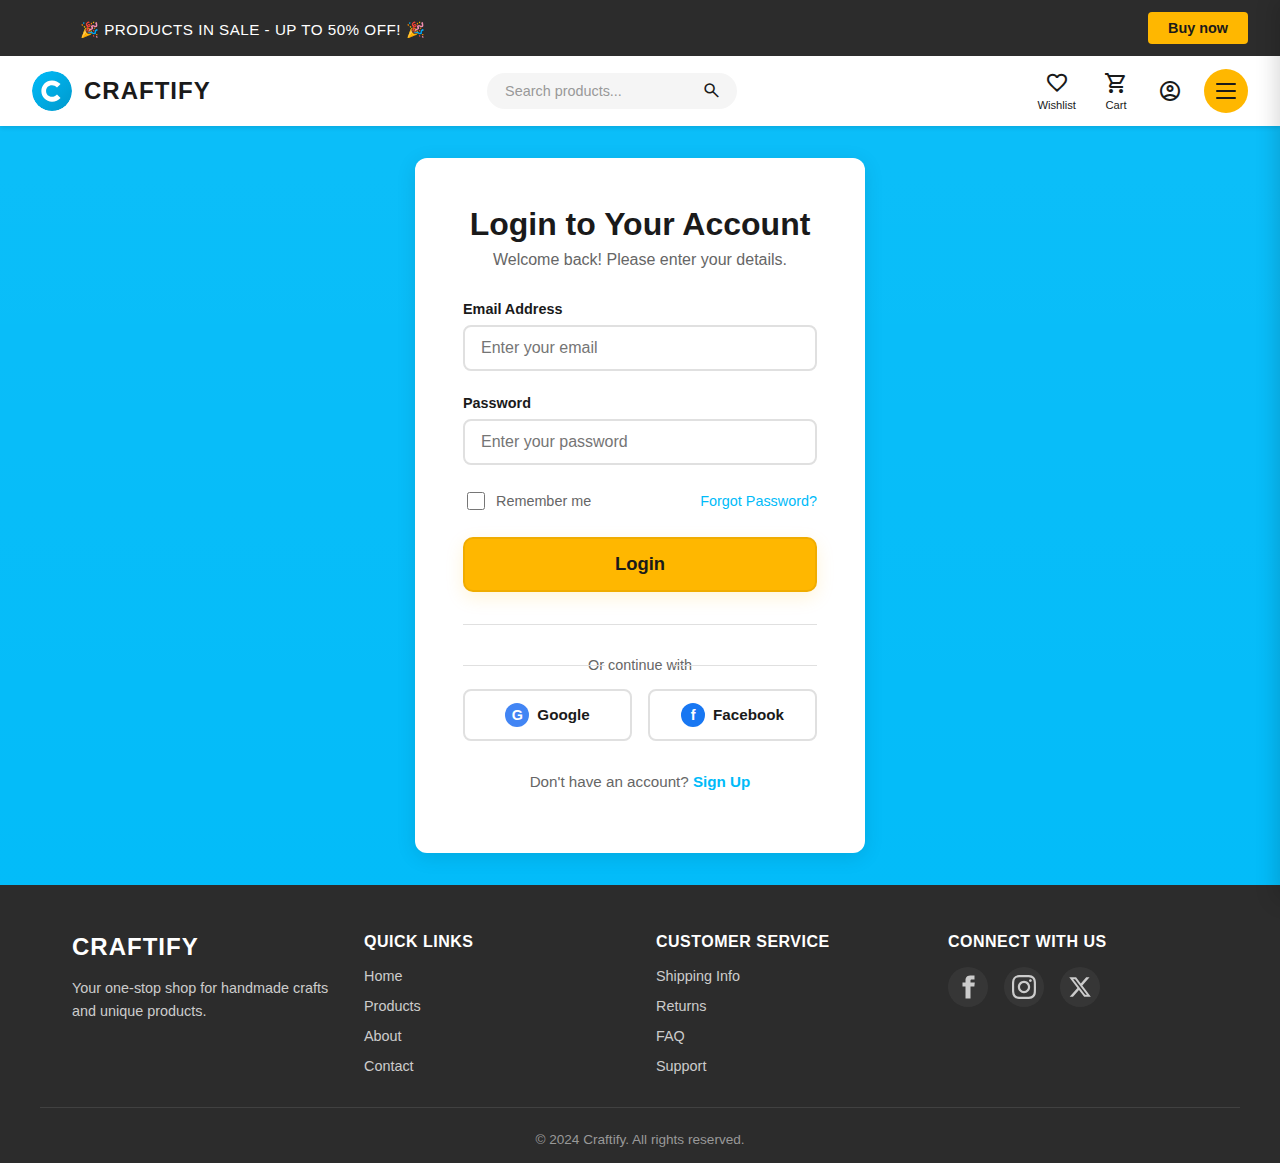
<file: login.html>
<!DOCTYPE html>
<html lang="en">
<head>
    <meta charset="UTF-8">
    <meta name="viewport" content="width=device-width, initial-scale=1.0">
    <title>Craftify | Login</title>
    <link rel="stylesheet" href="styles/main.css">
    <link rel="stylesheet" href="styles/logo.css">
    <link rel="stylesheet" href="https://fonts.googleapis.com/css2?family=Material+Symbols+Outlined:opsz,wght,FILL,GRAD@20..48,100..700,0..1,-50..200" />
    <link rel="icon" type="image/svg+xml" href="images/logo-circle.svg">
    <script src="scripts/main.js" defer></script>
</head>
<body>
    <!-- Notification/Alert Bar -->
    <div class="notification-bar">
        <div class="notification-content">
            <div class="notification-text-wrapper">
                <div class="marquee-container">
                    <span class="notification-text"> </span>
                    <span class="notification-text pulse">🎉 Products in Sale - Up to 50% OFF! 🎉</span>

                </div>
            </div>
            <button class="btn-buy-now">Buy now</button>
        </div>
    </div>

    <!-- Navigation Bar -->
    <nav class="navbar">
        <div class="navbar-container">
            <a href="index.html" class="navbar-logo">
                <img src="images/logo-circle.svg" alt="Craftify Logo" class="logo-img">
                <span class="logo-text">CRAFTIFY</span>
            </a>
            <div class="nav-search">
                <input type="text" class="search-input navbar-search" placeholder="Search products..." aria-label="Search">
                <button class="search-btn" aria-label="Search">
                    <span class="material-symbols-outlined">search</span>
                </button>
            </div>
            <div class="nav-right">
                <a href="user.html" class="nav-icon-link" aria-label="Wishlist">
                    <span class="material-symbols-outlined nav-icon">favorite</span>
                    <span class="icon-label">Wishlist</span>
                </a>
                <a href="shopping-cart.html" class="nav-icon-link cart-link" aria-label="Shopping Cart">
                    <span class="material-symbols-outlined nav-icon">shopping_cart</span>
                    <span class="cart-count">3</span>
                    <span class="icon-label">Cart</span>
                </a>
                <a href="user.html" class="user-icon" aria-label="User Profile">
                    <span class="material-symbols-outlined user-icon-svg">account_circle</span>
                </a>
                <button class="hamburger-menu" aria-label="Menu">
                    <span></span>
                    <span></span>
                    <span></span>
                </button>
            </div>
        </div>
    </nav>

    <!-- Slide-in Menu from Right -->
    <div class="slide-menu-overlay"></div>
    <div class="slide-menu">
        <div class="slide-menu-header">
            <h2 class="slide-menu-title">Menu</h2>
            <button class="slide-menu-close" aria-label="Close Menu">×</button>
        </div>
        <div class="slide-menu-content">
            <ul class="slide-menu-links">
                <li><a href="index.html">Home</a></li>
                <li><a href="products.html">Sale!</a></li>
                <li><a href="products.html">Products</a></li>
                <li><a href="shopping-cart.html">Cart</a></li>
                <li><a href="about.html">About</a></li>
                <li><a href="contact.html">Contact</a></li>
            </ul>
            <div class="slide-menu-section">
                <h3 class="slide-menu-section-title">Account</h3>
                <ul class="slide-menu-links">
                    <li><a href="user.html">My Profile</a></li>
                    <li><a href="login.html" class="active">Login</a></li>
                    <li><a href="signup.html">Sign Up</a></li>
                </ul>
            </div>
        </div>
    </div>
    
    <!-- Main Content -->
    <main class="main-content">
        <div class="auth-container">
            <div class="auth-card">
                <h1 class="auth-title">Login to Your Account</h1>
                <p class="auth-subtitle">Welcome back! Please enter your details.</p>
                
                <form class="auth-form" id="loginForm">
                    <div class="form-group">
                        <label for="email" class="form-label">Email Address</label>
                        <input type="email" id="email" name="email" class="form-input" placeholder="Enter your email" required>
                    </div>
                    
                    <div class="form-group">
                        <label for="password" class="form-label">Password</label>
                        <input type="password" id="password" name="password" class="form-input" placeholder="Enter your password" required>
                    </div>
                    
                    <div class="form-options">
                        <label class="checkbox-label">
                            <input type="checkbox" name="remember">
                            <span>Remember me</span>
                        </label>
                        <a href="#" class="forgot-password-link">Forgot Password?</a>
                    </div>
                    
                    <button type="submit" class="btn-yellow-large large" style="width: 100%;">Login</button>
                </form>
                
                <div class="social-login">
                    <p class="social-divider"><span>Or continue with</span></p>
                    <div class="social-buttons">
                        <button class="social-btn google-btn">
                            <span class="social-icon">G</span>
                            <span>Google</span>
                        </button>
                        <button class="social-btn facebook-btn">
                            <span class="social-icon">f</span>
                            <span>Facebook</span>
                        </button>
                    </div>
                </div>
                
                <div class="auth-footer">
                    <p>Don't have an account? <a href="signup.html" class="auth-link">Sign Up</a></p>
                </div>
            </div>
        </div>
    </main>

    <!-- Footer -->
    <footer class="footer">
        <div class="footer-container">
            <div class="footer-section">
                <h3 class="footer-title">CRAFTIFY</h3>
                <p class="footer-description">Your one-stop shop for handmade crafts and unique products.</p>
            </div>
            <div class="footer-section">
                <h4 class="footer-heading">Quick Links</h4>
                <ul class="footer-links">
                    <li><a href="index.html">Home</a></li>
                    <li><a href="products.html">Products</a></li>
                    <li><a href="about.html">About</a></li>
                    <li><a href="contact.html">Contact</a></li>
                </ul>
            </div>
            <div class="footer-section">
                <h4 class="footer-heading">Customer Service</h4>
                <ul class="footer-links">
                    <li><a href="index.html">Shipping Info</a></li>
                    <li><a href="index.html">Returns</a></li>
                    <li><a href="index.html">FAQ</a></li>
                    <li><a href="index.html">Support</a></li>
                </ul>
            </div>
            <div class="footer-section">
                <h4 class="footer-heading">Connect With Us</h4>
                <div class="social-links">
                    <a href="#" class="social-link" aria-label="Facebook">
                        <svg width="24" height="24" viewBox="0 0 24 24" fill="currentColor">
                            <path d="M18.77 7.46H14.5v-1.9c0-.9.6-1.1 1-1.1h3V.5h-4.33C10.24.5 9.5 3.44 9.5 5.32v2.15h-3v4h3v12h5v-12h3.85l.42-4z"/>
                        </svg>
                    </a>
                    <a href="#" class="social-link" aria-label="Instagram">
                        <svg width="24" height="24" viewBox="0 0 24 24" fill="currentColor">
                            <path d="M12 2.163c3.204 0 3.584.012 4.85.07 3.252.148 4.771 1.691 4.919 4.919.058 1.265.069 1.645.069 4.849 0 3.205-.012 3.584-.069 4.849-.149 3.225-1.664 4.771-4.919 4.919-1.266.058-1.644.07-4.85.07-3.204 0-3.584-.012-4.849-.07-3.26-.149-4.771-1.699-4.919-4.92-.058-1.265-.07-1.644-.07-4.849 0-3.204.013-3.583.07-4.849.149-3.227 1.664-4.771 4.919-4.919 1.266-.057 1.645-.069 4.849-.069zm0-2.163c-3.259 0-3.667.014-4.947.072-4.358.2-6.78 2.618-6.98 6.98-.059 1.281-.073 1.689-.073 4.948 0 3.259.014 3.668.072 4.948.2 4.358 2.618 6.78 6.98 6.98 1.281.058 1.689.072 4.948.072 3.259 0 3.668-.014 4.948-.072 4.354-.2 6.782-2.618 6.979-6.98.059-1.28.073-1.689.073-4.948 0-3.259-.014-3.667-.072-4.947-.196-4.354-2.617-6.78-6.979-6.98-1.281-.059-1.69-.073-4.949-.073zm0 5.838c-3.403 0-6.162 2.759-6.162 6.162s2.759 6.163 6.162 6.163 6.162-2.759 6.162-6.163c0-3.403-2.759-6.162-6.162-6.162zm0 10.162c-2.209 0-4-1.79-4-4 0-2.209 1.791-4 4-4s4 1.791 4 4c0 2.21-1.791 4-4 4zm6.406-11.845c-.796 0-1.441.645-1.441 1.44s.645 1.44 1.441 1.44c.795 0 1.439-.645 1.439-1.44s-.644-1.44-1.439-1.44z"/>
                        </svg>
                    </a>
                    <a href="#" class="social-link" aria-label="X">
                        <svg width="24" height="24" viewBox="0 0 24 24" fill="currentColor">
                            <path d="M18.244 2.25h3.308l-7.227 8.26 8.502 11.24H16.17l-5.214-6.817L4.99 21.75H1.68l7.73-8.835L1.254 2.25H8.08l4.713 6.231zm-1.161 17.52h1.833L7.084 4.126H5.117z"/>
                        </svg>
                    </a>
                </div>
            </div>
        </div>
        <div class="footer-bottom">
            <p>&copy; 2024 Craftify. All rights reserved.</p>
        </div>
    </footer>
</body>
</html>
</file>
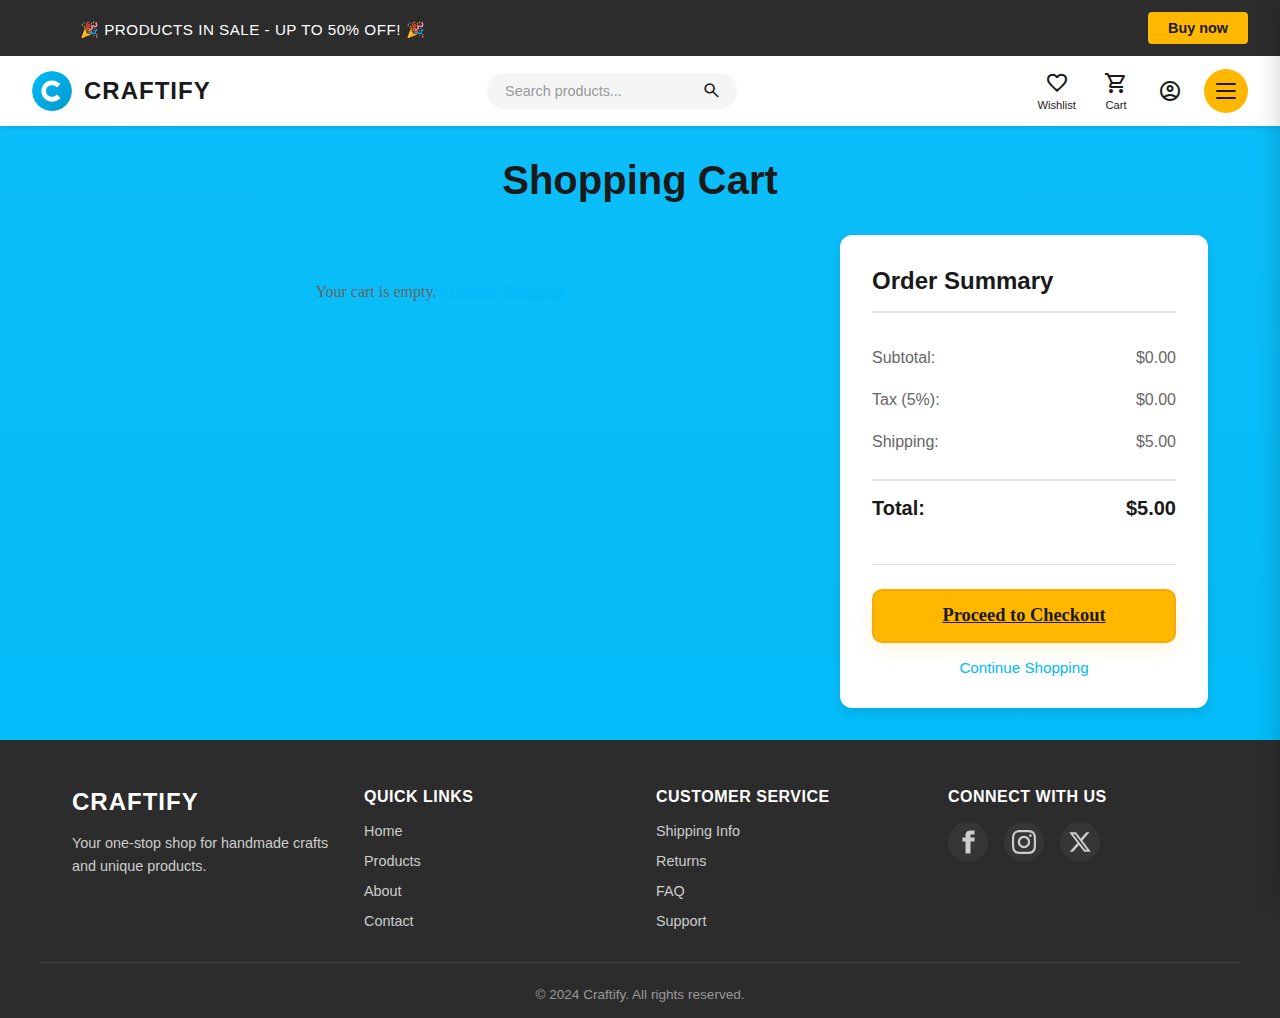
<file: shopping-cart.html>
<!DOCTYPE html>
<html lang="en">
<head>
    <meta charset="UTF-8">
    <meta name="viewport" content="width=device-width, initial-scale=1.0">
    <title>Craftify | Shopping Cart</title>
    <link rel="stylesheet" href="styles/main.css">
    <link rel="stylesheet" href="styles/logo.css">
    <link rel="stylesheet" href="https://fonts.googleapis.com/css2?family=Material+Symbols+Outlined:opsz,wght,FILL,GRAD@20..48,100..700,0..1,-50..200" />
    <link rel="icon" type="image/svg+xml" href="images/logo-circle.svg">
    <script src="scripts/main.js" defer></script>
</head>
<body>
    <!-- Notification/Alert Bar -->
    <div class="notification-bar">
        <div class="notification-content">
            <div class="notification-text-wrapper">
                <div class="marquee-container">
                    <span class="notification-text"> </span>
                    <span class="notification-text pulse">🎉 Products in Sale - Up to 50% OFF! 🎉</span>

                </div>
            </div>
            <button class="btn-buy-now">Buy now</button>
        </div>
    </div>

    <!-- Navigation Bar -->
    <nav class="navbar">
        <div class="navbar-container">
            <a href="index.html" class="navbar-logo">
                <img src="images/logo-circle.svg" alt="Craftify Logo" class="logo-img">
                <span class="logo-text">CRAFTIFY</span>
            </a>
            <div class="nav-search">
                <input type="text" class="search-input navbar-search" placeholder="Search products..." aria-label="Search">
                <button class="search-btn" aria-label="Search">
                    <span class="material-symbols-outlined">search</span>
                </button>
            </div>
            <div class="nav-right">
                <a href="user.html" class="nav-icon-link" aria-label="Wishlist">
                    <span class="material-symbols-outlined nav-icon">favorite</span>
                    <span class="icon-label">Wishlist</span>
                </a>
                <a href="shopping-cart.html" class="nav-icon-link cart-link" aria-label="Shopping Cart">
                    <span class="material-symbols-outlined nav-icon">shopping_cart</span>
                    <span class="cart-count">3</span>
                    <span class="icon-label">Cart</span>
                </a>
                <a href="user.html" class="user-icon" aria-label="User Profile">
                    <span class="material-symbols-outlined user-icon-svg">account_circle</span>
                </a>
                <button class="hamburger-menu" aria-label="Menu">
                    <span></span>
                    <span></span>
                    <span></span>
                </button>
            </div>
        </div>
    </nav>

    <!-- Slide-in Menu from Right -->
    <div class="slide-menu-overlay"></div>
    <div class="slide-menu">
        <div class="slide-menu-header">
            <h2 class="slide-menu-title">Menu</h2>
            <button class="slide-menu-close" aria-label="Close Menu">×</button>
        </div>
        <div class="slide-menu-content">
            <ul class="slide-menu-links">
                <li><a href="index.html">Home</a></li>
                <li><a href="products.html">Sale!</a></li>
                <li><a href="products.html">Products</a></li>
                <li><a href="shopping-cart.html" class="active">Cart</a></li>
                <li><a href="about.html">About</a></li>
                <li><a href="contact.html">Contact</a></li>
            </ul>
            <div class="slide-menu-section">
                <h3 class="slide-menu-section-title">Account</h3>
                <ul class="slide-menu-links">
                    <li><a href="user.html">My Profile</a></li>
                    <li><a href="login.html">Login</a></li>
                    <li><a href="signup.html">Sign Up</a></li>
                </ul>
            </div>
        </div>
    </div>
    
    <!-- Main Content -->
    <main class="main-content">
        <div class="cart-container">
            <h1 class="cart-page-title">Shopping Cart</h1>
            
            <div class="cart-layout">
                <!-- Cart Items Section -->
                <div class="cart-items-section">
                    <!-- Cart items will be loaded dynamically by JavaScript -->
                </div>
                
                <!-- Cart Summary Section -->
                <div class="cart-summary-section">
                    <div class="cart-summary-card">
                        <h2 class="summary-title">Order Summary</h2>
                        
                        <div class="summary-row">
                            <span>Subtotal:</span>
                            <span id="subtotal">$99.97</span>
                        </div>
                        <div class="summary-row">
                            <span>Tax (5%):</span>
                            <span id="tax">$5.00</span>
                        </div>
                        <div class="summary-row">
                            <span>Shipping:</span>
                            <span id="shipping">$5.00</span>
                        </div>
                        <div class="summary-row total-row">
                            <span><strong>Total:</strong></span>
                            <span id="total"><strong>$109.97</strong></span>
                        </div>
                        
                        <div class="summary-actions">
                            <a href="checkout.html" class="btn-yellow-large large" style="width: 100%; text-align: center; display: block; margin-bottom: 1rem;">Proceed to Checkout</a>
                            <a href="products.html" class="continue-shopping-link">Continue Shopping</a>
                        </div>
                    </div>
                </div>
            </div>
        </div>
    </main>
    
    <script>
        function updateQuantity(inputId, change) {
            const input = document.getElementById(inputId);
            const newValue = parseInt(input.value) + change;
            if (newValue >= 1) {
                input.value = newValue;
                updateCartTotal();
            }
        }
        
        function updateCartTotal() {
            // Calculate totals based on quantities
            const qty1 = parseInt(document.getElementById('qty1').value) || 0;
            const qty2 = parseInt(document.getElementById('qty2').value) || 0;
            
            const price1 = 29.99;
            const price2 = 39.99;
            
            const item1Total = qty1 * price1;
            const item2Total = qty2 * price2;
            
            document.querySelectorAll('.item-total-price')[0].textContent = '$' + item1Total.toFixed(2);
            document.querySelectorAll('.item-total-price')[1].textContent = '$' + item2Total.toFixed(2);
            
            const subtotal = item1Total + item2Total;
            const tax = subtotal * 0.05;
            const shipping = 5.00;
            const total = subtotal + tax + shipping;
            
            document.getElementById('subtotal').textContent = '$' + subtotal.toFixed(2);
            document.getElementById('tax').textContent = '$' + tax.toFixed(2);
            document.getElementById('shipping').textContent = '$' + shipping.toFixed(2);
            document.getElementById('total').innerHTML = '<strong>$' + total.toFixed(2) + '</strong>';
        }
        
        function removeItem(btn) {
            if (confirm('Are you sure you want to remove this item from your cart?')) {
                btn.closest('.cart-item').remove();
                updateCartTotal();
            }
        }
        
        function saveForLater(btn) {
            alert('Item saved for later!');
        }
    </script>

    <!-- Footer -->
    <footer class="footer">
        <div class="footer-container">
            <div class="footer-section">
                <h3 class="footer-title">CRAFTIFY</h3>
                <p class="footer-description">Your one-stop shop for handmade crafts and unique products.</p>
            </div>
            <div class="footer-section">
                <h4 class="footer-heading">Quick Links</h4>
                <ul class="footer-links">
                    <li><a href="index.html">Home</a></li>
                    <li><a href="products.html">Products</a></li>
                    <li><a href="about.html">About</a></li>
                    <li><a href="contact.html">Contact</a></li>
                </ul>
            </div>
            <div class="footer-section">
                <h4 class="footer-heading">Customer Service</h4>
                <ul class="footer-links">
                    <li><a href="index.html">Shipping Info</a></li>
                    <li><a href="index.html">Returns</a></li>
                    <li><a href="index.html">FAQ</a></li>
                    <li><a href="index.html">Support</a></li>
                </ul>
            </div>
            <div class="footer-section">
                <h4 class="footer-heading">Connect With Us</h4>
                <div class="social-links">
                    <a href="#" class="social-link" aria-label="Facebook">
                        <svg width="24" height="24" viewBox="0 0 24 24" fill="currentColor">
                            <path d="M18.77 7.46H14.5v-1.9c0-.9.6-1.1 1-1.1h3V.5h-4.33C10.24.5 9.5 3.44 9.5 5.32v2.15h-3v4h3v12h5v-12h3.85l.42-4z"/>
                        </svg>
                    </a>
                    <a href="#" class="social-link" aria-label="Instagram">
                        <svg width="24" height="24" viewBox="0 0 24 24" fill="currentColor">
                            <path d="M12 2.163c3.204 0 3.584.012 4.85.07 3.252.148 4.771 1.691 4.919 4.919.058 1.265.069 1.645.069 4.849 0 3.205-.012 3.584-.069 4.849-.149 3.225-1.664 4.771-4.919 4.919-1.266.058-1.644.07-4.85.07-3.204 0-3.584-.012-4.849-.07-3.26-.149-4.771-1.699-4.919-4.92-.058-1.265-.07-1.644-.07-4.849 0-3.204.013-3.583.07-4.849.149-3.227 1.664-4.771 4.919-4.919 1.266-.057 1.645-.069 4.849-.069zm0-2.163c-3.259 0-3.667.014-4.947.072-4.358.2-6.78 2.618-6.98 6.98-.059 1.281-.073 1.689-.073 4.948 0 3.259.014 3.668.072 4.948.2 4.358 2.618 6.78 6.98 6.98 1.281.058 1.689.072 4.948.072 3.259 0 3.668-.014 4.948-.072 4.354-.2 6.782-2.618 6.979-6.98.059-1.28.073-1.689.073-4.948 0-3.259-.014-3.667-.072-4.947-.196-4.354-2.617-6.78-6.979-6.98-1.281-.059-1.69-.073-4.949-.073zm0 5.838c-3.403 0-6.162 2.759-6.162 6.162s2.759 6.163 6.162 6.163 6.162-2.759 6.162-6.163c0-3.403-2.759-6.162-6.162-6.162zm0 10.162c-2.209 0-4-1.79-4-4 0-2.209 1.791-4 4-4s4 1.791 4 4c0 2.21-1.791 4-4 4zm6.406-11.845c-.796 0-1.441.645-1.441 1.44s.645 1.44 1.441 1.44c.795 0 1.439-.645 1.439-1.44s-.644-1.44-1.439-1.44z"/>
                        </svg>
                    </a>
                    <a href="#" class="social-link" aria-label="X">
                        <svg width="24" height="24" viewBox="0 0 24 24" fill="currentColor">
                            <path d="M18.244 2.25h3.308l-7.227 8.26 8.502 11.24H16.17l-5.214-6.817L4.99 21.75H1.68l7.73-8.835L1.254 2.25H8.08l4.713 6.231zm-1.161 17.52h1.833L7.084 4.126H5.117z"/>
                        </svg>
                    </a>
                </div>
            </div>
        </div>
        <div class="footer-bottom">
            <p>&copy; 2024 Craftify. All rights reserved.</p>
        </div>
    </footer>
</body>
</html>
</file>
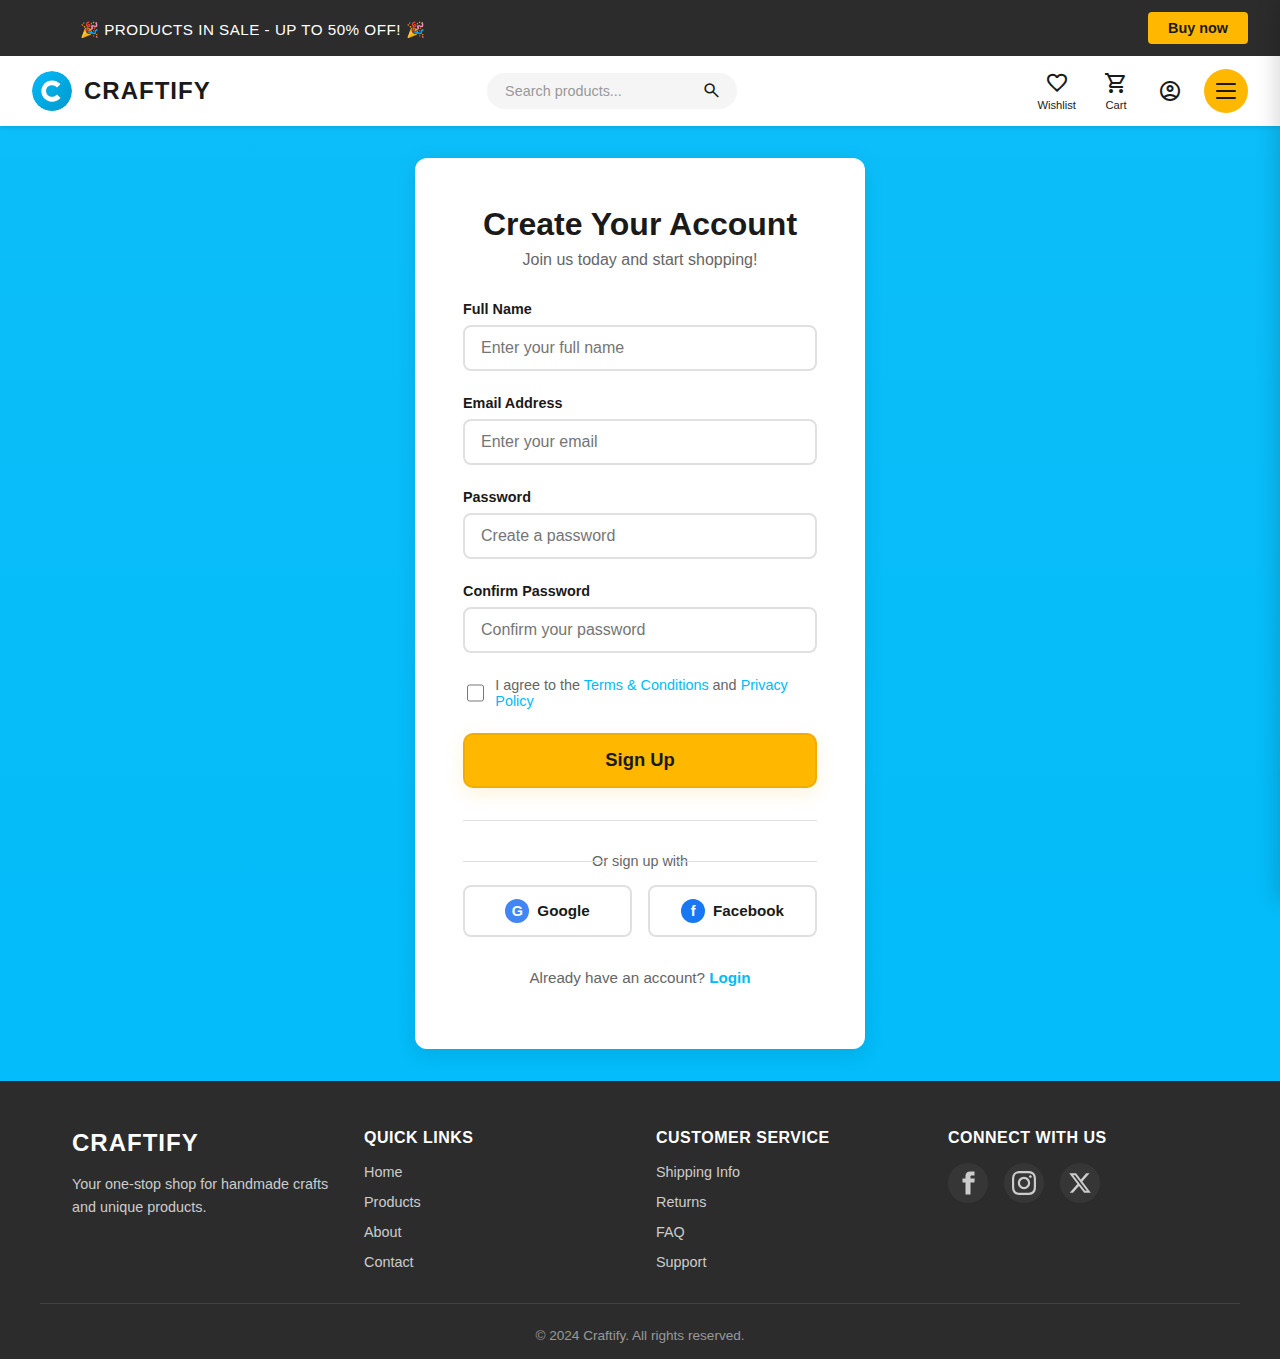
<file: signup.html>
<!DOCTYPE html>
<html lang="en">
<head>
    <meta charset="UTF-8">
    <meta name="viewport" content="width=device-width, initial-scale=1.0">
    <title>Craftify | Sign Up</title>
    <link rel="stylesheet" href="styles/main.css">
    <link rel="stylesheet" href="styles/logo.css">
    <link rel="stylesheet" href="https://fonts.googleapis.com/css2?family=Material+Symbols+Outlined:opsz,wght,FILL,GRAD@20..48,100..700,0..1,-50..200" />
    <link rel="icon" type="image/svg+xml" href="images/logo-circle.svg">
    <script src="scripts/main.js" defer></script>
</head>
<body>
    <!-- Notification/Alert Bar -->
    <div class="notification-bar">
        <div class="notification-content">
            <div class="notification-text-wrapper">
                <div class="marquee-container">
                    <span class="notification-text"> </span>
                    <span class="notification-text pulse">🎉 Products in Sale - Up to 50% OFF! 🎉</span>

                </div>
            </div>
            <button class="btn-buy-now">Buy now</button>
        </div>
    </div>

    <!-- Navigation Bar -->
    <nav class="navbar">
        <div class="navbar-container">
            <a href="index.html" class="navbar-logo">
                <img src="images/logo-circle.svg" alt="Craftify Logo" class="logo-img">
                <span class="logo-text">CRAFTIFY</span>
            </a>
            <div class="nav-search">
                <input type="text" class="search-input navbar-search" placeholder="Search products..." aria-label="Search">
                <button class="search-btn" aria-label="Search">
                    <span class="material-symbols-outlined">search</span>
                </button>
            </div>
            <div class="nav-right">
                <a href="user.html" class="nav-icon-link" aria-label="Wishlist">
                    <span class="material-symbols-outlined nav-icon">favorite</span>
                    <span class="icon-label">Wishlist</span>
                </a>
                <a href="shopping-cart.html" class="nav-icon-link cart-link" aria-label="Shopping Cart">
                    <span class="material-symbols-outlined nav-icon">shopping_cart</span>
                    <span class="cart-count">3</span>
                    <span class="icon-label">Cart</span>
                </a>
                <a href="user.html" class="user-icon" aria-label="User Profile">
                    <span class="material-symbols-outlined user-icon-svg">account_circle</span>
                </a>
                <button class="hamburger-menu" aria-label="Menu">
                    <span></span>
                    <span></span>
                    <span></span>
                </button>
            </div>
        </div>
    </nav>

    <!-- Slide-in Menu from Right -->
    <div class="slide-menu-overlay"></div>
    <div class="slide-menu">
        <div class="slide-menu-header">
            <h2 class="slide-menu-title">Menu</h2>
            <button class="slide-menu-close" aria-label="Close Menu">×</button>
        </div>
        <div class="slide-menu-content">
            <ul class="slide-menu-links">
                <li><a href="index.html">Home</a></li>
                <li><a href="products.html">Sale!</a></li>
                <li><a href="products.html">Products</a></li>
                <li><a href="shopping-cart.html">Cart</a></li>
                <li><a href="about.html">About</a></li>
                <li><a href="contact.html">Contact</a></li>
            </ul>
            <div class="slide-menu-section">
                <h3 class="slide-menu-section-title">Account</h3>
                <ul class="slide-menu-links">
                    <li><a href="user.html">My Profile</a></li>
                    <li><a href="login.html">Login</a></li>
                    <li><a href="signup.html" class="active">Sign Up</a></li>
                </ul>
            </div>
        </div>
    </div>
    
    <!-- Main Content -->
    <main class="main-content">
        <div class="auth-container">
            <div class="auth-card">
                <h1 class="auth-title">Create Your Account</h1>
                <p class="auth-subtitle">Join us today and start shopping!</p>
                
                <form class="auth-form" id="signupForm">
                    <div class="form-group">
                        <label for="fullName" class="form-label">Full Name</label>
                        <input type="text" id="fullName" name="fullName" class="form-input" placeholder="Enter your full name" required>
                    </div>
                    
                    <div class="form-group">
                        <label for="signupEmail" class="form-label">Email Address</label>
                        <input type="email" id="signupEmail" name="email" class="form-input" placeholder="Enter your email" required>
                    </div>
                    
                    <div class="form-group">
                        <label for="signupPassword" class="form-label">Password</label>
                        <input type="password" id="signupPassword" name="password" class="form-input" placeholder="Create a password" required>
                    </div>
                    
                    <div class="form-group">
                        <label for="confirmPassword" class="form-label">Confirm Password</label>
                        <input type="password" id="confirmPassword" name="confirmPassword" class="form-input" placeholder="Confirm your password" required>
                    </div>
                    
                    <div class="form-options">
                        <label class="checkbox-label">
                            <input type="checkbox" name="terms" required>
                            <span>I agree to the <a href="#" class="inline-link">Terms & Conditions</a> and <a href="#" class="inline-link">Privacy Policy</a></span>
                        </label>
                    </div>
                    
                    <button type="submit" class="btn-yellow-large large" style="width: 100%;">Sign Up</button>
                </form>
                
                <div class="social-login">
                    <p class="social-divider">Or sign up with</p>
                    <div class="social-buttons">
                        <button class="social-btn google-btn">
                            <span class="social-icon">G</span>
                            <span>Google</span>
                        </button>
                        <button class="social-btn facebook-btn">
                            <span class="social-icon">f</span>
                            <span>Facebook</span>
                        </button>
                    </div>
                </div>
                
                <div class="auth-footer">
                    <p>Already have an account? <a href="login.html" class="auth-link">Login</a></p>
                </div>
            </div>
        </div>
    </main>

    <!-- Footer -->
    <footer class="footer">
        <div class="footer-container">
            <div class="footer-section">
                <h3 class="footer-title">CRAFTIFY</h3>
                <p class="footer-description">Your one-stop shop for handmade crafts and unique products.</p>
            </div>
            <div class="footer-section">
                <h4 class="footer-heading">Quick Links</h4>
                <ul class="footer-links">
                    <li><a href="index.html">Home</a></li>
                    <li><a href="products.html">Products</a></li>
                    <li><a href="about.html">About</a></li>
                    <li><a href="contact.html">Contact</a></li>
                </ul>
            </div>
            <div class="footer-section">
                <h4 class="footer-heading">Customer Service</h4>
                <ul class="footer-links">
                    <li><a href="index.html">Shipping Info</a></li>
                    <li><a href="index.html">Returns</a></li>
                    <li><a href="index.html">FAQ</a></li>
                    <li><a href="index.html">Support</a></li>
                </ul>
            </div>
            <div class="footer-section">
                <h4 class="footer-heading">Connect With Us</h4>
                <div class="social-links">
                    <a href="#" class="social-link" aria-label="Facebook">
                        <svg width="24" height="24" viewBox="0 0 24 24" fill="currentColor">
                            <path d="M18.77 7.46H14.5v-1.9c0-.9.6-1.1 1-1.1h3V.5h-4.33C10.24.5 9.5 3.44 9.5 5.32v2.15h-3v4h3v12h5v-12h3.85l.42-4z"/>
                        </svg>
                    </a>
                    <a href="#" class="social-link" aria-label="Instagram">
                        <svg width="24" height="24" viewBox="0 0 24 24" fill="currentColor">
                            <path d="M12 2.163c3.204 0 3.584.012 4.85.07 3.252.148 4.771 1.691 4.919 4.919.058 1.265.069 1.645.069 4.849 0 3.205-.012 3.584-.069 4.849-.149 3.225-1.664 4.771-4.919 4.919-1.266.058-1.644.07-4.85.07-3.204 0-3.584-.012-4.849-.07-3.26-.149-4.771-1.699-4.919-4.92-.058-1.265-.07-1.644-.07-4.849 0-3.204.013-3.583.07-4.849.149-3.227 1.664-4.771 4.919-4.919 1.266-.057 1.645-.069 4.849-.069zm0-2.163c-3.259 0-3.667.014-4.947.072-4.358.2-6.78 2.618-6.98 6.98-.059 1.281-.073 1.689-.073 4.948 0 3.259.014 3.668.072 4.948.2 4.358 2.618 6.78 6.98 6.98 1.281.058 1.689.072 4.948.072 3.259 0 3.668-.014 4.948-.072 4.354-.2 6.782-2.618 6.979-6.98.059-1.28.073-1.689.073-4.948 0-3.259-.014-3.667-.072-4.947-.196-4.354-2.617-6.78-6.979-6.98-1.281-.059-1.69-.073-4.949-.073zm0 5.838c-3.403 0-6.162 2.759-6.162 6.162s2.759 6.163 6.162 6.163 6.162-2.759 6.162-6.163c0-3.403-2.759-6.162-6.162-6.162zm0 10.162c-2.209 0-4-1.79-4-4 0-2.209 1.791-4 4-4s4 1.791 4 4c0 2.21-1.791 4-4 4zm6.406-11.845c-.796 0-1.441.645-1.441 1.44s.645 1.44 1.441 1.44c.795 0 1.439-.645 1.439-1.44s-.644-1.44-1.439-1.44z"/>
                        </svg>
                    </a>
                    <a href="#" class="social-link" aria-label="X">
                        <svg width="24" height="24" viewBox="0 0 24 24" fill="currentColor">
                            <path d="M18.244 2.25h3.308l-7.227 8.26 8.502 11.24H16.17l-5.214-6.817L4.99 21.75H1.68l7.73-8.835L1.254 2.25H8.08l4.713 6.231zm-1.161 17.52h1.833L7.084 4.126H5.117z"/>
                        </svg>
                    </a>
                </div>
            </div>
        </div>
        <div class="footer-bottom">
            <p>&copy; 2024 Craftify. All rights reserved.</p>
        </div>
    </footer>
</body>
</html>
</file>
<file: styles/main.css>
/* fallback color for viewport */
html {
  background-color: #00BBF9;
  min-height: 100%;
}

/* page/background for content */
body {
  margin: 0;
  min-height: 100vh;
  background: linear-gradient(180deg, rgba(255,255,255,0.05), rgba(22, 19, 19, 0));
  display: flex;
  flex-direction: column;
}

/* Notification/Alert Bar */
.notification-bar {
  background-color: #2c2c2c;
  color: #ffffff;
  padding: 0.75rem 0;
  width: 100%;
  position: relative;
  z-index: 1000;
}

.notification-content {
  width: 100%;
  padding: 0 2rem;
  display: flex;
  justify-content: space-between;
  align-items: center;
}

.notification-text-wrapper {
  flex: 1;
  max-width: 100%;
  overflow: hidden;
  position: relative;
  white-space: nowrap;
  line-height: 1.5;
}

.marquee-container {
  display: inline-flex;
  animation: scroll-marquee 20s linear infinite;
  white-space: nowrap;
  align-items: center;
}

.notification-text {
  font-family: 'Inter', 'Roboto', sans-serif;
  font-size: 0.95rem;
  font-weight: 500;
  letter-spacing: 0.5px;
  text-transform: uppercase;
  display: inline-block;
  white-space: nowrap;
  padding-right: 3rem;
  line-height: 1.5;
  flex-shrink: 0;
}

/* Scrolling marquee animation for sale notification */
@keyframes scroll-marquee {
  0% {
    transform: translateX(0);
  }
  100% {
    transform: translateX(-50%);
  }
}

/* Alternative: Pulsing/Glowing animation (uncomment to use instead) */
/*
.notification-text.pulse {
  animation: pulse-glow 2s ease-in-out infinite;
}

@keyframes pulse-glow {
  0%, 100% {
    opacity: 1;
    transform: scale(1);
    text-shadow: 0 0 5px rgba(255, 255, 255, 0.3);
  }
  50% {
    opacity: 0.9;
    transform: scale(1.02);
    text-shadow: 0 0 10px rgba(255, 255, 255, 0.6), 0 0 20px rgba(0, 187, 249, 0.4);
  }
}
*/

.btn-buy-now {
  background-color: #FFB700;
  color: #1a1a1a;
  border: none;
  padding: 0.5rem 1.25rem;
  border-radius: 4px;
  font-family: 'Inter', 'Roboto', sans-serif;
  font-size: 0.9rem;
  font-weight: 600;
  cursor: pointer;
  transition: background-color 0.3s ease, transform 0.2s ease;
}

.btn-buy-now:hover {
  background-color: #FFC933;
  transform: translateY(-1px);
}

.btn-buy-now:active {
  transform: translateY(0);
}

/* Navigation Bar */
.navbar {
  background-color: #ffffff;
  width: 100%;
  position: relative;
  z-index: 999;
  box-shadow: 0 2px 4px rgba(0, 0, 0, 0.1);
}

.navbar-container {
  width: 100%;
  padding: 0 2rem;
  display: flex;
  align-items: center;
  justify-content: space-between;
  min-height: 70px;
  gap: 1rem;
}

.navbar-logo {
  display: flex;
  align-items: center;
  gap: 0.75rem;
  text-decoration: none;
  color: inherit;
  flex-shrink: 0;
}

.logo-img {
  width: 40px;
  height: 40px;
  border-radius: 50%;
  display: block;
}

.logo-text {
  font-family: 'Inter', 'Roboto', sans-serif;
  font-size: 1.5rem;
  font-weight: 700;
  color: #1a1a1a;
  letter-spacing: 1px;
}

/* Navigation links removed - using hamburger menu only */

/* Search Bar in Navigation */
.nav-search {
  display: flex;
  align-items: center;
  background-color: #f5f5f5;
  border-radius: 25px;
  padding: 0.5rem 1rem;
  margin-right: 1rem;
  min-width: 250px;
}

.search-input {
  flex: 1;
  border: none;
  background: transparent;
  font-family: 'Inter', 'Roboto', sans-serif;
  font-size: 0.9rem;
  color: #1a1a1a;
  outline: none;
}

.search-input::placeholder {
  color: #999999;
}

.search-btn {
  border: none;
  background: transparent;
  font-size: 1.2rem;
  cursor: pointer;
  padding: 0;
  margin-left: 0.5rem;
  transition: transform 0.2s ease;
  display: flex;
  align-items: center;
  justify-content: center;
  color: #1a1a1a;
}

.search-btn .material-symbols-outlined {
  font-size: 1.2rem;
  display: inline-flex;
  align-items: center;
  justify-content: center;
}

.search-btn:hover {
  transform: scale(1.1);
  color: #00BBF9;
}

.nav-links li {
  margin: 0;
}

.nav-links a {
  text-decoration: none;
  color: #1a1a1a;
  font-family: 'Inter', 'Roboto', sans-serif;
  font-size: 0.95rem;
  font-weight: 630;
  transition: color 0.3s ease;
  position: relative;
  padding: 0.5rem 0;
}

.nav-links a:hover {
  color: #00BBF9;
}

.nav-links a.active {
  color: #00BBF9;
  text-decoration: underline;
  text-underline-offset: 4px;
}

/* Navigation Right Section */
.nav-right {
  display: flex;
  align-items: center;
  gap: 0.75rem;
  flex-shrink: 0;
}

/* Material Icons */
.material-symbols-outlined {
  font-family: 'Material Symbols Outlined';
  font-weight: normal;
  font-style: normal;
  font-size: 24px;
  line-height: 1;
  letter-spacing: normal;
  text-transform: none;
  display: inline-block;
  white-space: nowrap;
  word-wrap: normal;
  direction: ltr;
  font-feature-settings: 'liga';
  -webkit-font-feature-settings: 'liga';
  -webkit-font-smoothing: antialiased;
  font-variation-settings: 'FILL' 0, 'wght' 400, 'GRAD' 0, 'opsz' 24;
}

/* Navigation Icon Links (Wishlist, Cart) */
.nav-icon-link {
  display: flex;
  flex-direction: column;
  align-items: center;
  text-decoration: none;
  color: #1a1a1a;
  position: relative;
  padding: 0.5rem;
  transition: color 0.3s ease;
}

.nav-icon-link:hover {
  color: #00BBF9;
}

.nav-icon {
  font-size: 1.5rem;
  margin-bottom: 0.25rem;
  width: 24px;
  height: 24px;
  display: inline-flex;
  align-items: center;
  justify-content: center;
}

.user-icon-svg {
  font-size: 2rem;
  color: #1a1a1a;
  display: inline-flex;
  align-items: center;
  justify-content: center;
}

.icon-label {
  font-family: 'Inter', 'Roboto', sans-serif;
  font-size: 0.7rem;
  font-weight: 500;
}

.cart-link {
  position: relative;
}

.cart-count {
  position: absolute;
  top: 0;
  right: 0;
  background-color: #FFB700;
  color: #1a1a1a;
  font-family: 'Inter', 'Roboto', sans-serif;
  font-size: 0.7rem;
  font-weight: 700;
  width: 20px;
  height: 20px;
  border-radius: 50%;
  display: flex;
  align-items: center;
  justify-content: center;
  border: 2px solid #ffffff;
}

/* User Icon */
.user-icon {
  width: 44px;
  height: 44px;
  border-radius: 50%;
  display: flex;
  align-items: center;
  justify-content: center;
  text-decoration: none;
  transition: transform 0.2s ease, box-shadow 0.2s ease;
  overflow: hidden;
}

.user-icon:hover {
  transform: scale(1.05);
  box-shadow: 0 2px 8px rgba(0, 187, 249, 0.3);
}

.user-avatar {
  width: 100%;
  height: 100%;
  border-radius: 50%;
  object-fit: cover;
}

.user-icon .user-icon-svg {
  width: 100%;
  height: 100%;
  display: flex;
  align-items: center;
  justify-content: center;
}

/* Hamburger Menu Button */
.hamburger-menu {
  display: flex;
  flex-direction: column;
  justify-content: space-around;
  width: 44px;
  height: 44px;
  background-color: #FFB700;
  border: none;
  border-radius: 50%;
  cursor: pointer;
  padding: 0.75rem;
  transition: background-color 0.3s ease, transform 0.2s ease;
  flex-shrink: 0;
  position: relative;
  z-index: 1001;
}

.hamburger-menu:hover {
  background-color: #00BBF9;
  transform: scale(1.05);
}

.hamburger-menu:hover span {
  background-color: #1a1a1a;
}

.hamburger-menu span {
  display: block;
  width: 100%;
  height: 2px;
  background-color: #1a1a1a;
  border-radius: 2px;
  transition: all 0.3s ease;
  transform-origin: center;
}

/* Hamburger Menu Animation - Transform to X when open */
.hamburger-menu.active span:nth-child(1) {
  transform: rotate(45deg) translate(5px, 5px);
}

.hamburger-menu.active span:nth-child(2) {
  opacity: 0;
  transform: scaleX(0);
}

.hamburger-menu.active span:nth-child(3) {
  transform: rotate(-45deg) translate(7px, -6px);
}

/* Slide-in Menu from Right */
.slide-menu {
  position: fixed;
  top: 0;
  right: -400px;
  width: 400px;
  max-width: 90vw;
  height: 100vh;
  background-color: #ffffff;
  box-shadow: -4px 0 20px rgba(0, 0, 0, 0.15);
  z-index: 1000;
  transition: right 0.4s cubic-bezier(0.4, 0, 0.2, 1);
  overflow-y: auto;
  padding: 2rem;
}

.slide-menu.active {
  right: 0;
}

.slide-menu-overlay {
  position: fixed;
  top: 0;
  left: 0;
  width: 100%;
  height: 100%;
  background-color: rgba(0, 0, 0, 0.5);
  z-index: 999;
  opacity: 0;
  visibility: hidden;
  transition: opacity 0.3s ease, visibility 0.3s ease;
}

.slide-menu-overlay.active {
  opacity: 1;
  visibility: visible;
}

.slide-menu-header {
  display: flex;
  justify-content: space-between;
  align-items: center;
  margin-bottom: 2rem;
  padding-bottom: 1rem;
  border-bottom: 2px solid #e0e0e0;
}

.slide-menu-title {
  font-family: 'Inter', 'Roboto', sans-serif;
  font-size: 1.5rem;
  font-weight: 700;
  color: #1a1a1a;
  margin: 0;
}

.slide-menu-close {
  width: 36px;
  height: 36px;
  border-radius: 50%;
  background-color: #f0f0f0;
  border: none;
  cursor: pointer;
  display: flex;
  align-items: center;
  justify-content: center;
  font-size: 1.5rem;
  color: #1a1a1a;
  transition: background-color 0.3s ease, transform 0.2s ease;
}

.slide-menu-close:hover {
  background-color: #e0e0e0;
  transform: rotate(90deg);
}

.slide-menu-content {
  display: flex;
  flex-direction: column;
  gap: 1.5rem;
}

.slide-menu-links {
  list-style: none;
  padding: 0;
  margin: 0;
  display: flex;
  flex-direction: column;
  gap: 0.5rem;
}

.slide-menu-links li {
  margin: 0;
}

.slide-menu-links a {
  display: block;
  padding: 1rem;
  text-decoration: none;
  color: #1a1a1a;
  font-family: 'Inter', 'Roboto', sans-serif;
  font-size: 1rem;
  font-weight: 500;
  border-radius: 8px;
  transition: background-color 0.3s ease, color 0.3s ease;
}

.slide-menu-links a:hover,
.slide-menu-links a.active {
  background-color: #00BBF9;
  color: #ffffff;
}

.slide-menu-section {
  padding-top: 1.5rem;
  border-top: 1px solid #e0e0e0;
}

.slide-menu-section-title {
  font-family: 'Inter', 'Roboto', sans-serif;
  font-size: 0.9rem;
  font-weight: 600;
  color: #666666;
  text-transform: uppercase;
  letter-spacing: 0.5px;
  margin: 0 0 1rem 0;
}

/* Responsive Design */
@media (max-width: 768px) {
  .notification-content {
    padding: 0 1rem;
  }

  .notification-text {
    font-size: 0.85rem;
  }

  .btn-buy-now {
    padding: 0.4rem 1rem;
    font-size: 0.85rem;
  }

  .navbar-container {
    padding: 0 1rem;
    min-height: 60px;
  }

  .nav-search {
    display: none;
  }
  
  .icon-label {
    display: none;
  }

  .nav-links a {
    font-size: 0.85rem;
  }

  .logo-text {
    font-size: 1.25rem;
  }

  /* Show hamburger and hide horizontal links on small screens */
  .hamburger-menu {
    display: flex;
  }

  .nav-links {
    display: none;
  }

  /* When navbar has .open, show the mobile menu */
  .navbar.open .nav-links {
    display: flex;
    flex-direction: column;
    position: absolute;
    top: 100%;
    left: 0;
    right: 0;
    background: #ffffff;
    padding: 0.75rem 1rem;
    gap: 0.5rem;
    box-shadow: 0 8px 24px rgba(0,0,0,0.08);
    z-index: 998;
    border-bottom: 1px solid rgba(0,0,0,0.04);
  }

  .navbar.open .nav-links a {
    display: block;
    padding: 0.6rem 0.4rem;
    width: 100%;
    border-radius: 6px;
  }

  /* Hide logo text a little on very small screens if space is tight */
  @media (max-width: 420px) {
    .logo-text { display: none; }
  }
}

/* Prevent nav items from wrapping on wider screens */
@media (min-width: 769px) {
  .nav-links {
    flex-wrap: nowrap;
  }
  .nav-links a {
    white-space: nowrap;
    overflow: hidden;
    text-overflow: ellipsis;
    padding: 0.5rem 0.25rem;
  }
}

.logo {
  width: 64px;
  height: 64px;
  border-radius: 50%;
  display: block;
  margin: 20px auto;
  box-shadow: 0 2px 8px rgba(0, 187, 249, 0.3);
  transition: all 0.3s ease;
  cursor: pointer;
}

.logo:hover {
  transform: scale(1.05);
  box-shadow: 0 4px 12px rgba(0, 187, 249, 0.4);
}

h1 {
  color: #FFFFFF;
  text-align: center;
  font-family: 'Inter', 'Roboto', sans-serif;
  margin-top: 20px;
}

/* Button styles for .btn-yellow-large and helpers */
:root {
  --yellow: #FFB700;
  --yellow-contrast: #1a1a1a;
  --btn-radius: 10px;
  --btn-padding-y: 0.65rem;
  --btn-padding-x: 1.1rem;
}

.btn-yellow-large {
  display: inline-flex;
  align-items: center;
  justify-content: center;
  gap: 0.5rem;
  padding: var(--btn-padding-y) var(--btn-padding-x);
  border-radius: var(--btn-radius);
  border: 2px solid rgba(0,0,0,0.06);
  background-color: var(--yellow);
  color: var(--yellow-contrast);
  font-weight: 700;
  font-size: 1.05rem;
  cursor: pointer;
  box-shadow: 0 6px 18px rgba(255, 183, 0, 0.15);
  transition: transform 180ms ease, box-shadow 180ms ease, filter 180ms ease;
}

.btn-yellow-large:hover {
  transform: translateY(-2px);
  box-shadow: 0 10px 26px rgba(255, 183, 0, 0.18);
}

.btn-yellow-large:active {
  transform: translateY(0);
  box-shadow: 0 3px 10px rgba(255, 183, 0, 0.12);
}

.btn-yellow-large:focus-visible {
  outline: 3px solid rgba(255, 183, 0, 0.25);
  outline-offset: 3px;
}

.btn-yellow-large.small { font-size: 0.9rem; padding: 0.38rem 0.8rem; }
.btn-yellow-large.large { font-size: 1.15rem; padding: 0.9rem 1.3rem; }

.btn-yellow-large.outline {
  background: transparent;
  color: var(--yellow);
  border: 2px solid var(--yellow);
  box-shadow: none;
}

.btn-yellow-large.ghost {
  background: transparent;
  color: var(--yellow-contrast);
  border-color: rgba(0,0,0,0.04);
  box-shadow: none;
}

.btn-yellow-large[disabled], .btn-yellow-large.disabled {
  opacity: 0.55;
  cursor: not-allowed;
  transform: none;
  box-shadow: none;
  pointer-events: none;
}

/* margin helpers */
.m-1 { margin: 0.25rem; }
.mx-1 { margin-left: 0.25rem; margin-right: 0.25rem; }
.mr-1 { margin-right: 0.25rem; }
.ml-1 { margin-left: 0.25rem; }

/* Example utility to make icon-only circular buttons */
.btn-yellow-large.circle {
  padding: 0;
  width: 44px;
  height: 44px;
  border-radius: 50%;
}

/* Responsive / prevent horizontal overflow */
/* 1) Use border-box for predictable sizing */
*, *::before, *::after {
  box-sizing: border-box;
}

/* 2) Prevent the page from creating a horizontal scrollbar by default.
   This hides any accidental overflow; prefer fixing the overflowing element
   but this is a safe default for small projects. */
html, body {
  max-width: 100%;
  overflow-x: hidden;
}

/* 3) Container to keep content centered and not touch edges */
.container {
  width: 100%;
  max-width: 1200px;
  margin: 0 auto;
  padding: 0 16px;
}

/* 4) Make media scale down instead of forcing scroll */
img, picture, video, iframe, svg {
  max-width: 100%;
  height: auto;
  display: block;
}

/* 5) Allow long words/URLs to wrap instead of expanding the layout */
p, h1, h2, h3, h4, h5, h6, li {
  overflow-wrap: break-word;
  word-wrap: break-word;
}

/* 6) Flexbox children can overflow unless their min-width is reset.
   Apply to common row/flex container patterns to let children shrink. */
.flex > *, .row > *, .d-flex > * {
  min-width: 0;
}

/* 7) Tables - allow them to scale; if content is wide, allow internal scroll */
table { width: 100%; border-collapse: collapse; }
table.responsive { width: 100%; display: block; overflow-x: auto; }

/* Main Content */
.main-content {
  flex: 1 0 auto;
  padding: 0;
  min-height: 0;
}

/* Hero Banner Section */
.hero-banner {
  background: linear-gradient(135deg, #00BBF9 0%, #0099CC 100%);
  padding: 4rem 2rem;
  text-align: center;
  color: #ffffff;
}

.hero-content {
  max-width: 800px;
  margin: 0 auto;
}

.hero-title {
  font-family: 'Inter', 'Roboto', sans-serif;
  font-size: 3rem;
  font-weight: 700;
  margin: 0 0 1rem 0;
  line-height: 1.2;
}

.hero-subtitle {
  font-family: 'Inter', 'Roboto', sans-serif;
  font-size: 1.25rem;
  margin: 0 0 2rem 0;
  opacity: 0.9;
}

/* Featured Products Section */
.featured-products-section {
  padding: 4rem 2rem;
  background-color: #f5f5f5;
}

.section-container {
  max-width: 1200px;
  margin: 0 auto;
}

.section-heading {
  font-family: 'Inter', 'Roboto', sans-serif;
  font-size: 2.5rem;
  font-weight: 700;
  color: #1a1a1a;
  text-align: center;
  margin: 0 0 3rem 0;
}

.featured-products-grid {
  display: grid;
  grid-template-columns: repeat(auto-fit, minmax(300px, 1fr));
  gap: 2rem;
  margin-bottom: 3rem;
}

.featured-product-card {
  background-color: #ffffff;
  border-radius: 12px;
  padding: 1.5rem;
  box-shadow: 0 4px 12px rgba(0, 0, 0, 0.1);
  transition: transform 0.3s ease, box-shadow 0.3s ease;
  display: flex;
  flex-direction: column;
}

.featured-product-card:hover {
  transform: translateY(-5px);
  box-shadow: 0 8px 24px rgba(0, 0, 0, 0.15);
}

.product-image-container {
  position: relative;
  width: 100%;
  height: 250px;
  background-color: #f0f0f0;
  border-radius: 8px;
  margin-bottom: 1rem;
  display: flex;
  align-items: center;
  justify-content: center;
  overflow: hidden;
}

.product-image {
  width: 100%;
  height: 100%;
  object-fit: cover;
}

.product-badge {
  position: absolute;
  top: 1rem;
  right: 1rem;
  background-color: #00BBF9;
  color: #ffffff;
  padding: 0.5rem 1rem;
  border-radius: 20px;
  font-family: 'Inter', 'Roboto', sans-serif;
  font-size: 0.75rem;
  font-weight: 600;
  text-transform: uppercase;
}

.product-badge.sale {
  background-color: #FFB700;
  color: #1a1a1a;
}

.product-title {
  font-family: 'Inter', 'Roboto', sans-serif;
  font-size: 1.5rem;
  font-weight: 700;
  color: #1a1a1a;
  margin: 0 0 0.5rem 0;
}

.product-description {
  font-family: 'Inter', 'Roboto', sans-serif;
  font-size: 0.95rem;
  color: #666666;
  margin: 0 0 1rem 0;
  line-height: 1.5;
}

.product-rating {
  display: flex;
  align-items: center;
  gap: 0.5rem;
  margin-bottom: 1rem;
}

.stars {
  color: #FFB700;
  font-size: 1rem;
}

.rating-text {
  font-family: 'Inter', 'Roboto', sans-serif;
  font-size: 0.9rem;
  color: #666666;
}

.product-price {
  font-family: 'Inter', 'Roboto', sans-serif;
  font-size: 1.5rem;
  font-weight: 700;
  color: #1a1a1a;
  margin: 0 0 1.5rem 0;
}

.product-price .old-price {
  text-decoration: line-through;
  color: #999999;
  font-size: 1.2rem;
  margin-right: 0.5rem;
}

.product-price .current-price {
  color: #00BBF9;
}

.featured-product-card .btn-yellow-large {
  margin-top: auto;
  width: 100%;
  text-align: center;
}

.cta-section {
  text-align: center;
  margin-top: 2rem;
}

/* Responsive Design for Homepage */
@media (max-width: 768px) {
  .hero-title {
    font-size: 2rem;
  }
  
  .hero-subtitle {
    font-size: 1rem;
  }
  
  .featured-products-grid {
    grid-template-columns: 1fr;
  }
  
  .section-heading {
    font-size: 2rem;
  }
}

/* Authentication Pages (Login/Signup) */
.auth-container {
  display: flex;
  justify-content: center;
  align-items: center;
  min-height: 60vh;
  padding: 2rem;
}

.auth-card {
  background-color: #ffffff;
  border-radius: 12px;
  padding: 3rem;
  box-shadow: 0 4px 20px rgba(0, 0, 0, 0.1);
  max-width: 450px;
  width: 100%;
}

.auth-title {
  font-family: 'Inter', 'Roboto', sans-serif;
  font-size: 2rem;
  font-weight: 700;
  color: #1a1a1a;
  margin: 0 0 0.5rem 0;
  text-align: center;
}

.auth-subtitle {
  font-family: 'Inter', 'Roboto', sans-serif;
  font-size: 1rem;
  color: #666666;
  margin: 0 0 2rem 0;
  text-align: center;
}

.auth-form {
  margin-bottom: 2rem;
}

.form-group {
  margin-bottom: 1.5rem;
}

.form-label {
  display: block;
  font-family: 'Inter', 'Roboto', sans-serif;
  font-size: 0.9rem;
  font-weight: 600;
  color: #1a1a1a;
  margin-bottom: 0.5rem;
}

.form-input {
  width: 100%;
  padding: 0.75rem 1rem;
  border: 2px solid #e0e0e0;
  border-radius: 8px;
  font-family: 'Inter', 'Roboto', sans-serif;
  font-size: 1rem;
  transition: border-color 0.3s ease;
  box-sizing: border-box;
}

.form-input:focus {
  outline: none;
  border-color: #00BBF9;
}

.form-input:invalid:not(:placeholder-shown) {
  border-color: #dc3545;
}

.form-options {
  display: flex;
  justify-content: space-between;
  align-items: center;
  margin-bottom: 1.5rem;
  flex-wrap: wrap;
  gap: 0.5rem;
}

.checkbox-label {
  display: flex;
  align-items: center;
  gap: 0.5rem;
  font-family: 'Inter', 'Roboto', sans-serif;
  font-size: 0.9rem;
  color: #666666;
  cursor: pointer;
}

.checkbox-label input[type="checkbox"] {
  width: 18px;
  height: 18px;
  cursor: pointer;
}

.forgot-password-link {
  font-family: 'Inter', 'Roboto', sans-serif;
  font-size: 0.9rem;
  color: #00BBF9;
  text-decoration: none;
  font-weight: 500;
  transition: color 0.3s ease;
}

.forgot-password-link:hover {
  color: #0099CC;
  text-decoration: underline;
}

.inline-link {
  color: #00BBF9;
  text-decoration: none;
}

.inline-link:hover {
  text-decoration: underline;
}

.social-login {
  margin-top: 2rem;
  padding-top: 2rem;
  border-top: 1px solid #e0e0e0;
}

.social-divider {
  font-family: 'Inter', 'Roboto', sans-serif;
  font-size: 0.9rem;
  color: #666666;
  text-align: center;
  margin: 0 0 1rem 0;
  position: relative;
}

.social-divider::before,
.social-divider::after {
  content: '';
  position: absolute;
  top: 50%;
  width: 40%;
  height: 1px;
  background-color: #e0e0e0;
}

.social-divider::before {
  left: 0;
}

.social-divider::after {
  right: 0;
}

.social-buttons {
  display: flex;
  gap: 1rem;
}

.social-btn {
  flex: 1;
  display: flex;
  align-items: center;
  justify-content: center;
  gap: 0.5rem;
  padding: 0.75rem 1rem;
  border: 2px solid #e0e0e0;
  border-radius: 8px;
  background-color: #ffffff;
  font-family: 'Inter', 'Roboto', sans-serif;
  font-size: 0.95rem;
  font-weight: 600;
  color: #1a1a1a;
  cursor: pointer;
  transition: all 0.3s ease;
}

.social-btn:hover {
  border-color: #00BBF9;
  background-color: #f0f9ff;
}

.social-icon {
  width: 24px;
  height: 24px;
  border-radius: 50%;
  background-color: #f0f0f0;
  display: flex;
  align-items: center;
  justify-content: center;
  font-weight: 700;
  font-size: 0.9rem;
}

.google-btn .social-icon {
  background-color: #4285F4;
  color: #ffffff;
}

.facebook-btn .social-icon {
  background-color: #1877F2;
  color: #ffffff;
}

.auth-footer {
  margin-top: 2rem;
  text-align: center;
  font-family: 'Inter', 'Roboto', sans-serif;
  font-size: 0.95rem;
  color: #666666;
}

.auth-link {
  color: #00BBF9;
  text-decoration: none;
  font-weight: 600;
  transition: color 0.3s ease;
}

.auth-link:hover {
  color: #0099CC;
  text-decoration: underline;
}

@media (max-width: 768px) {
  .auth-card {
    padding: 2rem 1.5rem;
  }
  
  .auth-title {
    font-size: 1.75rem;
  }
  
  .social-buttons {
    flex-direction: column;
  }
}

/* Hero Section */
.hero-section {
  padding: 3rem 2rem;
  max-width: 1200px;
  margin: 0 auto;
}

.hero-content {
  display: flex;
  justify-content: space-between;
  align-items: flex-start;
  gap: 2rem;
}

.hero-heading {
  font-family: 'Inter', 'Roboto', sans-serif;
  font-size: 2.5rem;
  font-weight: 700;
  color: #1a1a1a;
  margin: 0;
  line-height: 1.2;
  max-width: 500px;
}

.hero-alert {
  display: flex;
  flex-direction: column;
  align-items: flex-end;
  gap: 1rem;
}

.alert-user {
  display: flex;
  align-items: center;
  gap: 0.75rem;
}

.alert-avatar {
  width: 40px;
  height: 40px;
  border-radius: 50%;
  border: 2px solid #ffffff;
}

.alert-button {
  width: 40px;
  height: 40px;
  border-radius: 50%;
  background-color: #FFB700;
  color: #ffffff;
  border: none;
  font-size: 1.2rem;
  font-weight: 700;
  cursor: pointer;
  display: flex;
  align-items: center;
  justify-content: center;
  transition: transform 0.2s ease;
}

.alert-button:hover {
  transform: scale(1.1);
}

.alert-text {
  font-family: 'Inter', 'Roboto', sans-serif;
  font-size: 0.9rem;
  font-weight: 600;
  color: #1a1a1a;
  text-align: right;
  margin: 0;
  line-height: 1.4;
}

/* Featured Products Section */
.featured-section {
  padding: 2rem;
  max-width: 1200px;
  margin: 0 auto;
}

.featured-grid {
  display: grid;
  grid-template-columns: repeat(3, 1fr);
  gap: 2rem;
}

.featured-card {
  background-color: #ffffff;
  border-radius: 12px;
  padding: 1.5rem;
  position: relative;
  box-shadow: 0 2px 8px rgba(0, 0, 0, 0.1);
  transition: transform 0.3s ease, box-shadow 0.3s ease;
  cursor: pointer;
}

.featured-card:hover {
  transform: translateY(-5px);
  box-shadow: 0 4px 16px rgba(0, 0, 0, 0.15);
}

.product-tag {
  position: absolute;
  top: 1rem;
  right: 1rem;
  background-color: #e0e0e0;
  color: #1a1a1a;
  padding: 0.25rem 0.75rem;
  border-radius: 4px;
  font-family: 'Inter', 'Roboto', sans-serif;
  font-size: 0.75rem;
  font-weight: 600;
  z-index: 2;
}

.product-image-placeholder {
  width: 100%;
  height: 300px;
  background-color: #f0f0f0;
  border-radius: 8px;
  display: flex;
  align-items: center;
  justify-content: center;
  margin-bottom: 1rem;
}

.product-image-placeholder.small {
  height: 200px;
}

.placeholder-content {
  color: #999999;
  font-family: 'Inter', 'Roboto', sans-serif;
  font-size: 0.9rem;
}

.product-name {
  font-family: 'Inter', 'Roboto', sans-serif;
  font-size: 1.25rem;
  font-weight: 700;
  color: #1a1a1a;
  margin: 0.5rem 0 0 0;
}

.bestseller-name {
  font-family: 'Inter', 'Roboto', sans-serif;
  font-size: 1rem;
  font-weight: 600;
  color: #1a1a1a;
  margin: 0.5rem 0 0.25rem 0;
}

.card-arrow {
  position: absolute;
  bottom: 1.5rem;
  right: 1.5rem;
  font-size: 1.5rem;
  color: #1a1a1a;
  opacity: 0.6;
}

/* Bestsellers Section */
.bestsellers-section {
  padding: 3rem 2rem;
  max-width: 1200px;
  margin: 0 auto;
}

.bestsellers-header {
  display: flex;
  justify-content: space-between;
  align-items: center;
  margin-bottom: 2rem;
}

.section-title {
  font-family: 'Inter', 'Roboto', sans-serif;
  font-size: 2rem;
  font-weight: 700;
  color: #1a1a1a;
  margin: 0;
}

.section-nav {
  display: flex;
  gap: 0.5rem;
}

.nav-arrow {
  width: 40px;
  height: 40px;
  border-radius: 50%;
  background-color: #e0e0e0;
  color: #1a1a1a;
  border: none;
  font-size: 1.2rem;
  font-weight: 700;
  cursor: pointer;
  display: flex;
  align-items: center;
  justify-content: center;
  transition: background-color 0.3s ease, transform 0.2s ease;
}

.nav-arrow:hover {
  background-color: #d0d0d0;
  transform: scale(1.1);
}

.bestsellers-grid {
  display: grid;
  grid-template-columns: repeat(4, 1fr);
  gap: 1.5rem;
}

.bestseller-card {
  background-color: #ffffff;
  border-radius: 12px;
  padding: 1.5rem;
  position: relative;
  box-shadow: 0 2px 8px rgba(0, 0, 0, 0.1);
  transition: transform 0.3s ease, box-shadow 0.3s ease;
  cursor: pointer;
}

.bestseller-card:hover {
  transform: translateY(-5px);
  box-shadow: 0 4px 16px rgba(0, 0, 0, 0.15);
}

.bestseller-card .product-tag {
  top: 1rem;
  left: 1rem;
  right: auto;
}

.product-price {
  font-family: 'Inter', 'Roboto', sans-serif;
  font-size: 1.1rem;
  font-weight: 700;
  color: #1a1a1a;
  margin: 0.5rem 0 0.25rem 0;
}

.product-rating {
  font-family: 'Inter', 'Roboto', sans-serif;
  font-size: 0.85rem;
  color: #666666;
  margin: 0.25rem 0 0.75rem 0;
}

.color-options {
  display: flex;
  gap: 0.5rem;
  margin-top: 0.5rem;
}

.color-dot {
  width: 24px;
  height: 24px;
  border-radius: 4px;
  border: 2px solid #e0e0e0;
  cursor: pointer;
  transition: transform 0.2s ease;
}

.color-dot:hover {
  transform: scale(1.2);
}

.color-dot.black { background-color: #1a1a1a; }
.color-dot.red { background-color: #dc3545; }
.color-dot.orange { background-color: #FFB700; }
.color-dot.dark-grey { background-color: #4a4a4a; }
.color-dot.cream { background-color: #f5deb3; }
.color-dot.light-grey { background-color: #d0d0d0; }
.color-dot.beige { background-color: #d2b48c; }
.color-dot.dark-brown { background-color: #5d4037; }
.color-dot.light-brown { background-color: #8d6e63; }

/* Responsive Design for New Sections */
@media (max-width: 1024px) {
  .featured-grid {
    grid-template-columns: repeat(2, 1fr);
  }
  
  .bestsellers-grid {
    grid-template-columns: repeat(2, 1fr);
  }
}

@media (max-width: 768px) {
  .hero-content {
    flex-direction: column;
  }
  
  .hero-heading {
    font-size: 1.75rem;
  }
  
  .hero-alert {
    align-items: flex-start;
  }
  
  .alert-text {
    text-align: left;
  }
  
  .featured-grid {
    grid-template-columns: 1fr;
  }
  
  .bestsellers-grid {
    grid-template-columns: 1fr;
  }
  
  .bestsellers-header {
    flex-direction: column;
    align-items: flex-start;
    gap: 1rem;
  }
}

/* Products Listing Page */
.products-page-container {
  max-width: 1200px;
  margin: 0 auto;
  padding: 2rem;
}

.page-title {
  font-family: 'Inter', 'Roboto', sans-serif;
  font-size: 2.5rem;
  font-weight: 700;
  color: #1a1a1a;
  margin: 0 0 2rem 0;
}

.products-controls {
  display: flex;
  justify-content: space-between;
  align-items: flex-start;
  gap: 2rem;
  margin-bottom: 2rem;
  padding: 1.5rem;
  background-color: #ffffff;
  border-radius: 8px;
  box-shadow: 0 2px 8px rgba(0, 0, 0, 0.1);
  flex-wrap: wrap;
}

.filters-section {
  display: flex;
  gap: 1.5rem;
  flex-wrap: wrap;
  flex: 1;
}

.controls-title {
  font-family: 'Inter', 'Roboto', sans-serif;
  font-size: 1.1rem;
  font-weight: 600;
  color: #1a1a1a;
  margin: 0 0 1rem 0;
  width: 100%;
}

.filter-group {
  display: flex;
  flex-direction: column;
  gap: 0.5rem;
}

.filter-label {
  font-family: 'Inter', 'Roboto', sans-serif;
  font-size: 0.9rem;
  font-weight: 600;
  color: #1a1a1a;
}

.filter-select {
  padding: 0.5rem 1rem;
  border: 2px solid #e0e0e0;
  border-radius: 6px;
  font-family: 'Inter', 'Roboto', sans-serif;
  font-size: 0.95rem;
  background-color: #ffffff;
  cursor: pointer;
  transition: border-color 0.3s ease;
  min-width: 150px;
}

.filter-select:focus {
  outline: none;
  border-color: #00BBF9;
}

.sorting-section {
  display: flex;
  flex-direction: column;
  gap: 0.5rem;
}

.products-grid {
  display: grid;
  grid-template-columns: repeat(auto-fill, minmax(250px, 1fr));
  gap: 2rem;
}

.product-card {
  background-color: #ffffff;
  border-radius: 12px;
  padding: 1.5rem;
  box-shadow: 0 2px 8px rgba(0, 0, 0, 0.1);
  transition: transform 0.3s ease, box-shadow 0.3s ease;
  display: flex;
  flex-direction: column;
}

.product-card:hover {
  transform: translateY(-5px);
  box-shadow: 0 4px 16px rgba(0, 0, 0, 0.15);
}

.product-image-wrapper {
  position: relative;
  width: 100%;
  height: 200px;
  background-color: #f0f0f0;
  border-radius: 8px;
  margin-bottom: 1rem;
  display: flex;
  align-items: center;
  justify-content: center;
  overflow: hidden;
}

.product-card-image {
  width: 100%;
  height: 100%;
  object-fit: cover;
}

.wishlist-btn {
  position: absolute;
  top: 0.75rem;
  right: 0.75rem;
  width: 36px;
  height: 36px;
  border-radius: 50%;
  background-color: rgba(255, 255, 255, 0.9);
  border: none;
  font-size: 1.2rem;
  color: #666666;
  cursor: pointer;
  display: flex;
  align-items: center;
  justify-content: center;
  transition: all 0.3s ease;
}

.wishlist-btn:hover,
.wishlist-btn.active {
  background-color: #FFB700;
  color: #ffffff;
  transform: scale(1.1);
}

.product-card-title {
  font-family: 'Inter', 'Roboto', sans-serif;
  font-size: 1.2rem;
  font-weight: 600;
  color: #1a1a1a;
  margin: 0 0 0.5rem 0;
}

.product-card .product-rating {
  margin-bottom: 0.75rem;
}

.rating-count {
  font-family: 'Inter', 'Roboto', sans-serif;
  font-size: 0.85rem;
  color: #666666;
  margin-left: 0.25rem;
}

.product-card-price {
  font-family: 'Inter', 'Roboto', sans-serif;
  font-size: 1.5rem;
  font-weight: 700;
  color: #1a1a1a;
  margin: 0 0 1rem 0;
}

.product-card .btn-yellow-large {
  width: 100%;
  margin-top: auto;
}

@media (max-width: 768px) {
  .products-controls {
    flex-direction: column;
  }
  
  .filters-section {
    width: 100%;
  }
  
  .filter-group,
  .sorting-section {
    flex: 1;
    min-width: 100%;
  }
  
  .products-grid {
    grid-template-columns: repeat(auto-fill, minmax(200px, 1fr));
    gap: 1rem;
  }
}

/* Product Detail Page */
.product-detail-container {
  max-width: 1200px;
  margin: 0 auto;
  padding: 2rem;
}

.product-detail-grid {
  display: grid;
  grid-template-columns: 1fr 1fr;
  gap: 3rem;
  margin-bottom: 4rem;
}

.product-images-section {
  display: flex;
  flex-direction: column;
  gap: 1rem;
}

.main-product-image {
  width: 100%;
  height: 500px;
  background-color: #f0f0f0;
  border-radius: 12px;
  display: flex;
  align-items: center;
  justify-content: center;
  overflow: hidden;
}

.main-image {
  width: 100%;
  height: 100%;
  object-fit: cover;
}

.thumbnail-gallery {
  display: grid;
  grid-template-columns: repeat(4, 1fr);
  gap: 0.75rem;
}

.thumbnail {
  width: 100%;
  height: 100px;
  background-color: #f0f0f0;
  border-radius: 8px;
  cursor: pointer;
  border: 2px solid transparent;
  transition: border-color 0.3s ease;
  object-fit: cover;
}

.thumbnail:hover,
.thumbnail.active {
  border-color: #00BBF9;
}

.product-info-section {
  display: flex;
  flex-direction: column;
  gap: 1.5rem;
}

.product-detail-title {
  font-family: 'Inter', 'Roboto', sans-serif;
  font-size: 2.5rem;
  font-weight: 700;
  color: #1a1a1a;
  margin: 0;
}

.product-rating-large {
  display: flex;
  align-items: center;
  gap: 0.75rem;
}

.product-rating-large .stars {
  font-size: 1.2rem;
}

.product-rating-large .rating-text {
  font-family: 'Inter', 'Roboto', sans-serif;
  font-size: 1rem;
  color: #666666;
}

.product-detail-price {
  font-family: 'Inter', 'Roboto', sans-serif;
  font-size: 2rem;
  font-weight: 700;
  color: #00BBF9;
  margin: 0;
}

.product-stock-status {
  font-family: 'Inter', 'Roboto', sans-serif;
  font-size: 1rem;
  font-weight: 600;
  padding: 0.5rem 1rem;
  border-radius: 6px;
  display: inline-block;
  width: fit-content;
}

.product-stock-status.in-stock {
  background-color: #d4edda;
  color: #155724;
}

.product-description,
.product-specifications {
  padding-top: 1.5rem;
  border-top: 1px solid #e0e0e0;
}

.product-description h3,
.product-specifications h3 {
  font-family: 'Inter', 'Roboto', sans-serif;
  font-size: 1.25rem;
  font-weight: 600;
  color: #1a1a1a;
  margin: 0 0 1rem 0;
}

.product-description p {
  font-family: 'Inter', 'Roboto', sans-serif;
  font-size: 1rem;
  color: #666666;
  line-height: 1.6;
  margin: 0;
}

.specs-list {
  list-style: none;
  padding: 0;
  margin: 0;
}

.specs-list li {
  font-family: 'Inter', 'Roboto', sans-serif;
  font-size: 1rem;
  color: #666666;
  padding: 0.5rem 0;
  border-bottom: 1px solid #f0f0f0;
}

.specs-list li:last-child {
  border-bottom: none;
}

.product-actions {
  padding-top: 1.5rem;
  border-top: 1px solid #e0e0e0;
}

.quantity-selector {
  margin-bottom: 1.5rem;
}

.quantity-label {
  font-family: 'Inter', 'Roboto', sans-serif;
  font-size: 1rem;
  font-weight: 600;
  color: #1a1a1a;
  display: block;
  margin-bottom: 0.5rem;
}

.quantity-controls {
  display: flex;
  align-items: center;
  gap: 0.5rem;
  width: fit-content;
}

.quantity-btn {
  width: 40px;
  height: 40px;
  border: 2px solid #FFB700;
  background-color: #FFB700;
  color: #1a1a1a;
  border-radius: 6px;
  font-size: 1.2rem;
  font-weight: 700;
  cursor: pointer;
  transition: all 0.3s ease;
}

.quantity-btn:hover {
  border-color: #FFC933;
  background-color: #FFC933;
}

.quantity-input {
  width: 60px;
  height: 40px;
  border: 2px solid #e0e0e0;
  border-radius: 6px;
  text-align: center;
  font-family: 'Inter', 'Roboto', sans-serif;
  font-size: 1rem;
  font-weight: 600;
}

.action-buttons {
  display: flex;
  flex-direction: column;
  gap: 1rem;
}

.wishlist-btn-large {
  display: flex;
  align-items: center;
  justify-content: center;
  gap: 0.5rem;
  padding: 0.9rem 1.3rem;
  border: 2px solid #e0e0e0;
  background-color: #ffffff;
  border-radius: 10px;
  font-family: 'Inter', 'Roboto', sans-serif;
  font-size: 1.05rem;
  font-weight: 700;
  color: #1a1a1a;
  cursor: pointer;
  transition: all 0.3s ease;
}

.wishlist-btn-large:hover,
.wishlist-btn-large.active {
  border-color: #FFB700;
  background-color: #fff9e6;
  color: #FFB700;
}

.wishlist-btn-large.active span {
  color: #FFB700;
}

/* Reviews Section */
.reviews-section {
  margin-top: 4rem;
  padding-top: 3rem;
  border-top: 2px solid #e0e0e0;
}

.reviews-summary {
  margin-bottom: 2rem;
}

.overall-rating {
  text-align: center;
  padding: 2rem;
  background-color: #f5f5f5;
  border-radius: 12px;
}

.rating-number {
  font-family: 'Inter', 'Roboto', sans-serif;
  font-size: 3rem;
  font-weight: 700;
  color: #1a1a1a;
  display: block;
}

.stars-large {
  font-size: 1.5rem;
  color: #FFB700;
  display: block;
  margin: 0.5rem 0;
}

.overall-rating p {
  font-family: 'Inter', 'Roboto', sans-serif;
  font-size: 0.95rem;
  color: #666666;
  margin: 0;
}

.reviews-list {
  display: flex;
  flex-direction: column;
  gap: 1.5rem;
}

.review-item {
  padding: 1.5rem;
  background-color: #ffffff;
  border-radius: 8px;
  box-shadow: 0 2px 8px rgba(0, 0, 0, 0.05);
}

.review-header {
  display: flex;
  justify-content: space-between;
  align-items: center;
  margin-bottom: 0.75rem;
}

.reviewer-name {
  font-family: 'Inter', 'Roboto', sans-serif;
  font-size: 1rem;
  font-weight: 600;
  color: #1a1a1a;
}

.review-rating {
  color: #FFB700;
  font-size: 1rem;
}

.review-text {
  font-family: 'Inter', 'Roboto', sans-serif;
  font-size: 0.95rem;
  color: #666666;
  line-height: 1.6;
  margin: 0 0 0.5rem 0;
}

.review-date {
  font-family: 'Inter', 'Roboto', sans-serif;
  font-size: 0.85rem;
  color: #999999;
}

/* Related Products Section */
.related-products-section {
  margin-top: 4rem;
  padding-top: 3rem;
  border-top: 2px solid #e0e0e0;
}

.related-products-grid {
  display: grid;
  grid-template-columns: repeat(auto-fill, minmax(200px, 1fr));
  gap: 1.5rem;
  margin-top: 2rem;
}

.related-product-card {
  background-color: #ffffff;
  border-radius: 8px;
  padding: 1rem;
  box-shadow: 0 2px 8px rgba(0, 0, 0, 0.05);
  text-align: center;
  transition: transform 0.3s ease;
}

.related-product-card:hover {
  transform: translateY(-3px);
}

.related-product-image {
  width: 100%;
  height: 150px;
  background-color: #f0f0f0;
  border-radius: 6px;
  margin-bottom: 0.75rem;
  object-fit: cover;
}

.related-product-title {
  font-family: 'Inter', 'Roboto', sans-serif;
  font-size: 1rem;
  font-weight: 600;
  color: #1a1a1a;
  margin: 0 0 0.5rem 0;
}

.related-product-price {
  font-family: 'Inter', 'Roboto', sans-serif;
  font-size: 1.1rem;
  font-weight: 700;
  color: #00BBF9;
  margin: 0 0 0.75rem 0;
}

@media (max-width: 968px) {
  .product-detail-grid {
    grid-template-columns: 1fr;
  }
  
  .thumbnail-gallery {
    grid-template-columns: repeat(4, 1fr);
  }
}

@media (max-width: 768px) {
  .product-detail-title {
    font-size: 2rem;
  }
  
  .related-products-grid {
    grid-template-columns: repeat(auto-fill, minmax(150px, 1fr));
  }
}

/* Shopping Cart Page */
.cart-container {
  max-width: 1200px;
  margin: 0 auto;
  padding: 2rem;
}

.cart-page-title {
  font-family: 'Inter', 'Roboto', sans-serif;
  font-size: 2.5rem;
  font-weight: 700;
  color: #1a1a1a;
  margin: 0 0 2rem 0;
}

.cart-layout {
  display: grid;
  grid-template-columns: 2fr 1fr;
  gap: 2rem;
}

.cart-items-section {
  display: flex;
  flex-direction: column;
  gap: 1.5rem;
}

/* Empty Cart Container */
.empty-cart-container {
  background-color: #ffffff;
  border-radius: 12px;
  padding: 4rem 2rem;
  box-shadow: 0 2px 8px rgba(0, 0, 0, 0.1);
  text-align: center;
  display: flex;
  flex-direction: column;
  align-items: center;
  justify-content: center;
  min-height: 400px;
}

.empty-cart-icon {
  margin-bottom: 1.5rem;
}

.empty-cart-icon .material-symbols-outlined {
  font-size: 80px;
  color: #d0d0d0;
  opacity: 0.6;
}

.empty-cart-title {
  font-family: 'Inter', 'Roboto', sans-serif;
  font-size: 1.75rem;
  font-weight: 600;
  color: #2c2c2c;
  margin: 0 0 1rem 0;
}

.empty-cart-message {
  font-family: 'Inter', 'Roboto', sans-serif;
  font-size: 1rem;
  color: #666;
  margin: 0 0 2rem 0;
  max-width: 500px;
  line-height: 1.6;
}

.empty-cart-button {
  margin-top: 1rem;
  text-decoration: none;
  display: inline-block;
}

@media (max-width: 768px) {
  .empty-cart-container {
    padding: 3rem 1.5rem;
    min-height: 300px;
  }

  .empty-cart-icon .material-symbols-outlined {
    font-size: 60px;
  }

  .empty-cart-title {
    font-size: 1.5rem;
  }

  .empty-cart-message {
    font-size: 0.95rem;
  }
}

.cart-item {
  background-color: #ffffff;
  border-radius: 12px;
  padding: 1.5rem;
  box-shadow: 0 2px 8px rgba(0, 0, 0, 0.1);
  display: grid;
  grid-template-columns: 120px 2fr 150px 120px 100px;
  gap: 1.5rem;
  align-items: center;
}

.cart-item-image {
  width: 120px;
  height: 120px;
  background-color: #f0f0f0;
  border-radius: 8px;
  display: flex;
  align-items: center;
  justify-content: center;
  overflow: hidden;
}

.item-image {
  width: 100%;
  height: 100%;
  object-fit: cover;
}

.cart-item-details {
  display: flex;
  flex-direction: column;
  gap: 0.5rem;
}

.item-name {
  font-family: 'Inter', 'Roboto', sans-serif;
  font-size: 1.2rem;
  font-weight: 600;
  color: #1a1a1a;
  margin: 0;
}

.item-specs {
  font-family: 'Inter', 'Roboto', sans-serif;
  font-size: 0.9rem;
  color: #666666;
  margin: 0;
}

.item-price {
  font-family: 'Inter', 'Roboto', sans-serif;
  font-size: 1rem;
  color: #666666;
  margin: 0;
}

.cart-item-quantity {
  display: flex;
  flex-direction: column;
  gap: 0.5rem;
}

.quantity-label-small {
  font-family: 'Inter', 'Roboto', sans-serif;
  font-size: 0.85rem;
  font-weight: 600;
  color: #1a1a1a;
}

.quantity-controls-small {
  display: flex;
  align-items: center;
  gap: 0.5rem;
}

.quantity-btn-small {
  width: 32px;
  height: 32px;
  border: 2px solid #FFB700;
  background-color: #FFB700;
  color: #1a1a1a;
  border-radius: 6px;
  font-size: 1rem;
  font-weight: 700;
  cursor: pointer;
  transition: all 0.3s ease;
}

.quantity-btn-small:hover {
  border-color: #FFC933;
  background-color: #FFC933;
}

.quantity-input-small {
  width: 50px;
  height: 32px;
  border: 2px solid #e0e0e0;
  border-radius: 6px;
  text-align: center;
  font-family: 'Inter', 'Roboto', sans-serif;
  font-size: 0.95rem;
  font-weight: 600;
}

.cart-item-total {
  text-align: right;
}

.item-total-price {
  font-family: 'Inter', 'Roboto', sans-serif;
  font-size: 1.25rem;
  font-weight: 700;
  color: #1a1a1a;
  margin: 0;
}

.cart-item-actions {
  display: flex;
  flex-direction: column;
  gap: 0.5rem;
  align-items: flex-end;
}

.remove-btn {
  width: 32px;
  height: 32px;
  border: none;
  background-color: #FFB700;
  border-radius: 50%;
  font-size: 1.5rem;
  color: #1a1a1a;
  cursor: pointer;
  transition: all 0.3s ease;
  display: flex;
  align-items: center;
  justify-content: center;
}

.remove-btn:hover {
  background-color: #FFC933;
  color: #1a1a1a;
}

.save-later-btn {
  padding: 0.5rem 1rem;
  border: 2px solid #FFB700;
  background-color: #FFB700;
  border-radius: 6px;
  font-family: 'Inter', 'Roboto', sans-serif;
  font-size: 0.85rem;
  color: #1a1a1a;
  font-weight: 600;
  cursor: pointer;
  transition: all 0.3s ease;
  white-space: nowrap;
}

.save-later-btn:hover {
  border-color: #FFC933;
  background-color: #FFC933;
  color: #1a1a1a;
}

.cart-summary-section {
  position: sticky;
  top: 2rem;
  height: fit-content;
}

.cart-summary-card {
  background-color: #ffffff;
  border-radius: 12px;
  padding: 2rem;
  box-shadow: 0 4px 12px rgba(0, 0, 0, 0.1);
}

.summary-title {
  font-family: 'Inter', 'Roboto', sans-serif;
  font-size: 1.5rem;
  font-weight: 700;
  color: #1a1a1a;
  margin: 0 0 1.5rem 0;
  padding-bottom: 1rem;
  border-bottom: 2px solid #e0e0e0;
}

.summary-row {
  display: flex;
  justify-content: space-between;
  font-family: 'Inter', 'Roboto', sans-serif;
  font-size: 1rem;
  color: #666666;
  padding: 0.75rem 0;
}

.summary-row.total-row {
  margin-top: 1rem;
  padding-top: 1rem;
  border-top: 2px solid #e0e0e0;
  font-size: 1.25rem;
  color: #1a1a1a;
}

.summary-actions {
  margin-top: 2rem;
  padding-top: 1.5rem;
  border-top: 1px solid #e0e0e0;
}

.continue-shopping-link {
  display: block;
  text-align: center;
  font-family: 'Inter', 'Roboto', sans-serif;
  font-size: 0.95rem;
  color: #00BBF9;
  text-decoration: none;
  font-weight: 500;
  transition: color 0.3s ease;
}

.continue-shopping-link:hover {
  color: #0099CC;
  text-decoration: underline;
}

@media (max-width: 968px) {
  .cart-layout {
    grid-template-columns: 1fr;
  }
  
  .cart-item {
    grid-template-columns: 100px 1fr;
    gap: 1rem;
  }
  
  .cart-item-quantity,
  .cart-item-total,
  .cart-item-actions {
    grid-column: 2;
  }
  
  .cart-summary-section {
    position: static;
  }
}

@media (max-width: 768px) {
  .cart-item {
    grid-template-columns: 80px 1fr;
  }
  
  .cart-item-image {
    width: 80px;
    height: 80px;
  }
}

/* About Page */
.about-container {
  max-width: 1200px;
  margin: 0 auto;
  padding: 2rem;
}

.about-hero {
  text-align: center;
  padding: 3rem 0;
  margin-bottom: 4rem;
}

.about-title {
  font-family: 'Inter', 'Roboto', sans-serif;
  font-size: 3rem;
  font-weight: 700;
  color: #1a1a1a;
  margin: 0 0 2rem 0;
}

.story-content {
  max-width: 800px;
  margin: 0 auto;
}

.story-text {
  font-family: 'Inter', 'Roboto', sans-serif;
  font-size: 1.1rem;
  color: #666666;
  line-height: 1.8;
  margin: 0 0 1.5rem 0;
}

.mission-section {
  padding: 3rem 0;
  margin-bottom: 4rem;
  text-align: center;
  background-color: #f5f5f5;
  border-radius: 12px;
  padding: 3rem 2rem;
}

.mission-text {
  font-family: 'Inter', 'Roboto', sans-serif;
  font-size: 1.2rem;
  color: #1a1a1a;
  line-height: 1.8;
  max-width: 800px;
  margin: 0 auto;
}

.values-section {
  margin-bottom: 4rem;
}

.values-grid {
  display: grid;
  grid-template-columns: repeat(auto-fit, minmax(300px, 1fr));
  gap: 2rem;
  margin-top: 2rem;
}

.value-card {
  background-color: #ffffff;
  border-radius: 12px;
  padding: 2rem;
  box-shadow: 0 2px 8px rgba(0, 0, 0, 0.1);
  text-align: center;
  transition: transform 0.3s ease;
}

.value-card:hover {
  transform: translateY(-5px);
}

.value-icon {
  font-size: 3rem;
  margin-bottom: 1rem;
}

.value-title {
  font-family: 'Inter', 'Roboto', sans-serif;
  font-size: 1.5rem;
  font-weight: 700;
  color: #1a1a1a;
  margin: 0 0 1rem 0;
}

.value-description {
  font-family: 'Inter', 'Roboto', sans-serif;
  font-size: 1rem;
  color: #666666;
  line-height: 1.6;
  margin: 0;
}

.team-section {
  margin-bottom: 4rem;
}

.team-grid {
  display: grid;
  grid-template-columns: repeat(auto-fit, minmax(250px, 1fr));
  gap: 2rem;
  margin-top: 2rem;
}

.team-member {
  background-color: #ffffff;
  border-radius: 12px;
  padding: 2rem;
  box-shadow: 0 2px 8px rgba(0, 0, 0, 0.1);
  text-align: center;
}

.team-photo {
  width: 150px;
  height: 150px;
  margin: 0 auto 1.5rem;
  border-radius: 50%;
  background-color: #f0f0f0;
  display: flex;
  align-items: center;
  justify-content: center;
  overflow: hidden;
}

.member-image {
  width: 100%;
  height: 100%;
  object-fit: cover;
}

.member-name {
  font-family: 'Inter', 'Roboto', sans-serif;
  font-size: 1.3rem;
  font-weight: 700;
  color: #1a1a1a;
  margin: 0 0 0.5rem 0;
}

.member-role {
  font-family: 'Inter', 'Roboto', sans-serif;
  font-size: 1rem;
  color: #00BBF9;
  font-weight: 600;
  margin: 0 0 1rem 0;
}

.member-bio {
  font-family: 'Inter', 'Roboto', sans-serif;
  font-size: 0.95rem;
  color: #666666;
  line-height: 1.6;
  margin: 0;
}

.achievements-section {
  margin-bottom: 2rem;
}

.achievements-grid {
  display: grid;
  grid-template-columns: repeat(auto-fit, minmax(200px, 1fr));
  gap: 2rem;
  margin-top: 2rem;
}

.achievement-card {
  background: linear-gradient(135deg, #00BBF9 0%, #0099CC 100%);
  border-radius: 12px;
  padding: 2rem;
  text-align: center;
  color: #ffffff;
  box-shadow: 0 4px 12px rgba(0, 187, 249, 0.3);
}

.achievement-number {
  font-family: 'Inter', 'Roboto', sans-serif;
  font-size: 3rem;
  font-weight: 700;
  margin: 0 0 0.5rem 0;
}

.achievement-label {
  font-family: 'Inter', 'Roboto', sans-serif;
  font-size: 1rem;
  opacity: 0.9;
}

@media (max-width: 768px) {
  .about-title {
    font-size: 2rem;
  }
  
  .values-grid,
  .team-grid,
  .achievements-grid {
    grid-template-columns: 1fr;
  }
}

/* Contact Page */
.contact-container {
  max-width: 1200px;
  margin: 0 auto;
  padding: 2rem;
}

.contact-page-title {
  font-family: 'Inter', 'Roboto', sans-serif;
  font-size: 2.5rem;
  font-weight: 700;
  color: #1a1a1a;
  margin: 0 0 3rem 0;
  text-align: center;
}

.contact-layout {
  display: grid;
  grid-template-columns: 1.5fr 1fr;
  gap: 3rem;
  margin-bottom: 4rem;
}

.contact-form-section {
  background-color: #ffffff;
  border-radius: 12px;
  padding: 2rem;
  box-shadow: 0 2px 8px rgba(0, 0, 0, 0.1);
}

.contact-form {
  margin-top: 1.5rem;
}

.form-textarea {
  width: 100%;
  padding: 0.75rem 1rem;
  border: 2px solid #e0e0e0;
  border-radius: 8px;
  font-family: 'Inter', 'Roboto', sans-serif;
  font-size: 1rem;
  resize: vertical;
  transition: border-color 0.3s ease;
  box-sizing: border-box;
}

.form-textarea:focus {
  outline: none;
  border-color: #00BBF9;
}

.contact-info-section {
  display: flex;
  flex-direction: column;
  gap: 1.5rem;
}

.contact-methods {
  display: flex;
  flex-direction: column;
  gap: 1.5rem;
}

.contact-method-card {
  background-color: #ffffff;
  border-radius: 12px;
  padding: 1.5rem;
  box-shadow: 0 2px 8px rgba(0, 0, 0, 0.1);
}

.method-icon {
  font-size: 2.5rem;
  margin-bottom: 1rem;
  width: 2.5rem;
  height: 2.5rem;
  display: flex;
  align-items: center;
  justify-content: center;
  color: #00BBF9;
}

.method-title {
  font-family: 'Inter', 'Roboto', sans-serif;
  font-size: 1.25rem;
  font-weight: 700;
  color: #1a1a1a;
  margin: 0 0 0.75rem 0;
}

.method-info {
  font-family: 'Inter', 'Roboto', sans-serif;
  font-size: 0.95rem;
  color: #666666;
  line-height: 1.6;
  margin: 0;
}

.method-info a {
  color: #00BBF9;
  text-decoration: none;
  transition: color 0.3s ease;
}

.method-info a:hover {
  color: #0099CC;
  text-decoration: underline;
}

.chat-btn {
  padding: 0.5rem 1rem;
  background-color: #00BBF9;
  color: #ffffff;
  border: none;
  border-radius: 6px;
  font-family: 'Inter', 'Roboto', sans-serif;
  font-size: 0.9rem;
  font-weight: 600;
  cursor: pointer;
  transition: background-color 0.3s ease;
  margin-top: 0.5rem;
}

.chat-btn:hover {
  background-color: #0099CC;
}

/* FAQ Section */
.faq-section {
  margin-top: 4rem;
  padding-top: 3rem;
  border-top: 2px solid #e0e0e0;
}

.faq-list {
  display: flex;
  flex-direction: column;
  gap: 1rem;
  margin-top: 2rem;
}

.faq-item {
  background-color: #ffffff;
  border-radius: 8px;
  box-shadow: 0 2px 8px rgba(0, 0, 0, 0.05);
  overflow: hidden;
}

.faq-question {
  width: 100%;
  padding: 1.5rem;
  background-color: #ffffff;
  border: none;
  text-align: left;
  font-family: 'Inter', 'Roboto', sans-serif;
  font-size: 1.1rem;
  font-weight: 600;
  color: #1a1a1a;
  cursor: pointer;
  display: flex;
  justify-content: space-between;
  align-items: center;
  transition: background-color 0.3s ease;
}

.faq-question:hover {
  background-color: #f5f5f5;
}

.faq-icon {
  font-size: 1.5rem;
  font-weight: 700;
  color: #00BBF9;
  transition: transform 0.3s ease;
}

.faq-answer {
  display: none;
  padding: 0 1.5rem 1.5rem 1.5rem;
}

.faq-answer p {
  font-family: 'Inter', 'Roboto', sans-serif;
  font-size: 1rem;
  color: #666666;
  line-height: 1.6;
  margin: 0;
}

@media (max-width: 968px) {
  .contact-layout {
    grid-template-columns: 1fr;
  }
}

@media (max-width: 768px) {
  .contact-page-title {
    font-size: 2rem;
  }
}

/* Checkout Page */
.checkout-container {
  max-width: 1200px;
  margin: 0 auto;
  padding: 2rem;
}

.checkout-page-title {
  font-family: 'Inter', 'Roboto', sans-serif;
  font-size: 2.5rem;
  font-weight: 700;
  color: #1a1a1a;
  margin: 0 0 2rem 0;
}

.checkout-layout {
  display: grid;
  grid-template-columns: 2fr 1fr;
  gap: 2rem;
}

.checkout-forms-section {
  display: flex;
  flex-direction: column;
  gap: 2rem;
}

.checkout-section {
  background-color: #ffffff;
  border-radius: 12px;
  padding: 2rem;
  box-shadow: 0 2px 8px rgba(0, 0, 0, 0.1);
}

.checkout-section-title {
  font-family: 'Inter', 'Roboto', sans-serif;
  font-size: 1.5rem;
  font-weight: 700;
  color: #1a1a1a;
  margin: 0 0 1.5rem 0;
}

.section-header {
  display: flex;
  justify-content: space-between;
  align-items: center;
  margin-bottom: 1.5rem;
}

.checkout-form {
  display: flex;
  flex-direction: column;
  gap: 1rem;
}

.form-row {
  display: grid;
  grid-template-columns: repeat(auto-fit, minmax(150px, 1fr));
  gap: 1rem;
}

.payment-methods {
  display: flex;
  flex-direction: column;
  gap: 1rem;
  margin-bottom: 1.5rem;
}

.payment-option {
  display: flex;
  align-items: center;
}

.payment-option input[type="radio"] {
  margin-right: 0.75rem;
  width: 20px;
  height: 20px;
  cursor: pointer;
}

.payment-label {
  display: flex;
  align-items: center;
  gap: 0.75rem;
  font-family: 'Inter', 'Roboto', sans-serif;
  font-size: 1rem;
  font-weight: 600;
  color: #1a1a1a;
  cursor: pointer;
  padding: 1rem;
  border: 2px solid #e0e0e0;
  border-radius: 8px;
  flex: 1;
  transition: all 0.3s ease;
}

.payment-option input[type="radio"]:checked + .payment-label {
  border-color: #00BBF9;
  background-color: #f0f9ff;
}

.payment-icon {
  font-size: 1.5rem;
  width: 24px;
  height: 24px;
  display: flex;
  align-items: center;
  justify-content: center;
  color: #1a1a1a;
  flex-shrink: 0;
}

.payment-icon svg {
  width: 100%;
  height: 100%;
}

.card-details {
  margin-top: 1.5rem;
  padding-top: 1.5rem;
  border-top: 1px solid #e0e0e0;
}

.order-summary-section {
  position: sticky;
  top: 2rem;
  height: fit-content;
}

.order-summary-card {
  background-color: #ffffff;
  border-radius: 12px;
  padding: 2rem;
  box-shadow: 0 4px 12px rgba(0, 0, 0, 0.1);
}

.order-items {
  margin-bottom: 1.5rem;
}

.order-item-summary {
  display: flex;
  justify-content: space-between;
  align-items: flex-start;
  padding: 1rem 0;
  border-bottom: 1px solid #f0f0f0;
}

.order-item-summary:last-child {
  border-bottom: none;
}

.item-info {
  display: flex;
  flex-direction: column;
  gap: 0.25rem;
  flex: 1;
}

.item-name-summary {
  font-family: 'Inter', 'Roboto', sans-serif;
  font-size: 0.95rem;
  font-weight: 600;
  color: #1a1a1a;
}

.item-quantity {
  font-family: 'Inter', 'Roboto', sans-serif;
  font-size: 0.85rem;
  color: #666666;
}

.item-price-summary {
  font-family: 'Inter', 'Roboto', sans-serif;
  font-size: 1rem;
  font-weight: 700;
  color: #1a1a1a;
}

.summary-divider {
  height: 1px;
  background-color: #e0e0e0;
  margin: 1.5rem 0;
}

.security-note {
  font-family: 'Inter', 'Roboto', sans-serif;
  font-size: 0.85rem;
  color: #666666;
  text-align: center;
  margin: 1rem 0 0 0;
}

@media (max-width: 968px) {
  .checkout-layout {
    grid-template-columns: 1fr;
  }
  
  .order-summary-section {
    position: static;
  }
  
  .form-row {
    grid-template-columns: 1fr;
  }
}

@media (max-width: 768px) {
  .checkout-page-title {
    font-size: 2rem;
  }
  
  .section-header {
    flex-direction: column;
    align-items: flex-start;
    gap: 1rem;
  }
}

/* Footer */
.footer {
  background-color: #2c2c2c;
  color: #ffffff;
  padding: 3rem 0 1rem;
  margin-top: auto;
  width: 100%;
  flex-shrink: 0;
}

.footer-container {
  max-width: 1200px;
  margin: 0 auto;
  padding: 0 2rem;
  display: grid;
  grid-template-columns: repeat(auto-fit, minmax(250px, 1fr));
  gap: 2rem;
  margin-bottom: 2rem;
}

.footer-section {
  display: flex;
  flex-direction: column;
}

.footer-title {
  font-family: 'Inter', 'Roboto', sans-serif;
  font-size: 1.5rem;
  font-weight: 700;
  color: #ffffff;
  margin: 0 0 1rem 0;
  letter-spacing: 1px;
}

.footer-description {
  font-family: 'Inter', 'Roboto', sans-serif;
  font-size: 0.9rem;
  color: #cccccc;
  line-height: 1.6;
  margin: 0;
}

.footer-heading {
  font-family: 'Inter', 'Roboto', sans-serif;
  font-size: 1rem;
  font-weight: 600;
  color: #ffffff;
  margin: 0 0 1rem 0;
  text-transform: uppercase;
  letter-spacing: 0.5px;
}

.footer-links {
  list-style: none;
  padding: 0;
  margin: 0;
  display: flex;
  flex-direction: column;
  gap: 0.75rem;
}

.footer-links li {
  margin: 0;
}

.footer-links a {
  font-family: 'Inter', 'Roboto', sans-serif;
  font-size: 0.9rem;
  color: #cccccc;
  text-decoration: none;
  transition: color 0.3s ease;
  display: inline-block;
}

.footer-links a:hover {
  color: #00BBF9;
  transform: translateX(5px);
}

.social-links {
  display: flex;
  flex-direction: row;
  gap: 1rem;
  align-items: center;
}

.social-link {
  display: flex;
  align-items: center;
  justify-content: center;
  width: 40px;
  height: 40px;
  color: #cccccc;
  text-decoration: none;
  transition: all 0.3s ease;
  border-radius: 50%;
  background-color: rgba(255, 255, 255, 0.05);
}

.social-link svg {
  width: 24px;
  height: 24px;
  fill: currentColor;
}

.social-link:hover {
  color: #00BBF9;
  background-color: rgba(0, 187, 249, 0.1);
  transform: translateY(-2px);
}

.contact-info {
  display: flex;
  flex-direction: column;
  gap: 0.75rem;
}

.contact-item {
  font-family: 'Inter', 'Roboto', sans-serif;
  font-size: 0.9rem;
  color: #cccccc;
  margin: 0;
  line-height: 1.6;
}

.contact-item strong {
  color: #ffffff;
  display: block;
  margin-bottom: 0.25rem;
}

.contact-item a {
  color: #00BBF9;
  text-decoration: none;
  transition: color 0.3s ease;
}

.contact-item a:hover {
  color: #ffffff;
  text-decoration: underline;
}

.social-media-icons {
  display: flex;
  flex-direction: column;
  gap: 0.75rem;
}

.social-icon-link {
  display: flex;
  align-items: center;
  gap: 0.75rem;
  font-family: 'Inter', 'Roboto', sans-serif;
  font-size: 0.9rem;
  color: #cccccc;
  text-decoration: none;
  transition: all 0.3s ease;
  padding: 0.5rem;
  border-radius: 6px;
}

.social-icon-link:hover {
  color: #00BBF9;
  background-color: rgba(0, 187, 249, 0.1);
  transform: translateX(5px);
}

.social-icon-link svg {
  width: 24px;
  height: 24px;
  fill: currentColor;
  flex-shrink: 0;
}

.social-icon-link .social-icon {
  width: 32px;
  height: 32px;
  border-radius: 50%;
  background-color: rgba(255, 255, 255, 0.1);
  display: flex;
  align-items: center;
  justify-content: center;
  font-weight: 700;
  font-size: 0.9rem;
}

.footer-bottom {
  border-top: 1px solid rgba(255, 255, 255, 0.1);
  padding-top: 1.5rem;
  text-align: center;
  max-width: 1200px;
  margin: 0 auto;
  padding-left: 2rem;
  padding-right: 2rem;
}

.footer-bottom p {
  font-family: 'Inter', 'Roboto', sans-serif;
  font-size: 0.85rem;
  color: #999999;
  margin: 0;
}

/* Responsive Footer */
@media (max-width: 768px) {
  .footer-container {
    grid-template-columns: 1fr;
    gap: 2rem;
    padding: 0 1rem;
  }

  .footer {
    padding: 2rem 0 1rem;
  }

  .footer-bottom {
    padding-left: 1rem;
    padding-right: 1rem;
  }
}

/* User Profile Page Styles */
.user-profile-container {
  max-width: 1200px;
  margin: 0 auto;
  padding: 2rem;
}

.user-profile-header {
  display: flex;
  align-items: center;
  gap: 2rem;
  padding: 2rem;
  background-color: #ffffff;
  border-radius: 12px;
  box-shadow: 0 2px 8px rgba(0, 0, 0, 0.1);
  margin-bottom: 2rem;
}

.user-avatar-large {
  width: 120px;
  height: 120px;
  border-radius: 50%;
  overflow: hidden;
  border: 4px solid #00BBF9;
  flex-shrink: 0;
}

.avatar-img {
  width: 100%;
  height: 100%;
  object-fit: cover;
}

.user-info {
  flex: 1;
}

.user-name {
  font-family: 'Inter', 'Roboto', sans-serif;
  font-size: 2rem;
  font-weight: 700;
  color: #1a1a1a;
  margin: 0 0 0.5rem 0;
}

.user-email {
  font-family: 'Inter', 'Roboto', sans-serif;
  font-size: 1rem;
  color: #666666;
  margin: 0 0 0.25rem 0;
}

.user-member-since {
  font-family: 'Inter', 'Roboto', sans-serif;
  font-size: 0.9rem;
  color: #999999;
  margin: 0;
}

.user-sections {
  display: grid;
  gap: 2rem;
}

.user-section {
  background-color: #ffffff;
  border-radius: 12px;
  padding: 2rem;
  box-shadow: 0 2px 8px rgba(0, 0, 0, 0.1);
}

.section-heading {
  font-family: 'Inter', 'Roboto', sans-serif;
  font-size: 1.5rem;
  font-weight: 700;
  color: #1a1a1a;
  margin: 0 0 1.5rem 0;
  padding-bottom: 1rem;
  border-bottom: 2px solid #f0f0f0;
}

/* Crates Grid */
.crates-grid {
  display: grid;
  grid-template-columns: repeat(auto-fill, minmax(280px, 1fr));
  gap: 1.5rem;
}

.crate-item {
  display: flex;
  flex-direction: column;
  background-color: #f9f9f9;
  border-radius: 8px;
  padding: 1rem;
  transition: transform 0.3s ease, box-shadow 0.3s ease;
}

.crate-item:hover {
  transform: translateY(-3px);
  box-shadow: 0 4px 12px rgba(0, 0, 0, 0.1);
}

.crate-image-placeholder {
  width: 100%;
  height: 150px;
  background-color: #e0e0e0;
  border-radius: 6px;
  display: flex;
  align-items: center;
  justify-content: center;
  margin-bottom: 1rem;
  overflow: hidden;
}

.crate-image {
  width: 100%;
  height: 100%;
  object-fit: cover;
}

.crate-details {
  flex: 1;
  margin-bottom: 1rem;
}

.crate-name {
  font-family: 'Inter', 'Roboto', sans-serif;
  font-size: 1.1rem;
  font-weight: 600;
  color: #1a1a1a;
  margin: 0 0 0.5rem 0;
}

.crate-item-count,
.crate-date {
  font-family: 'Inter', 'Roboto', sans-serif;
  font-size: 0.85rem;
  color: #666666;
  margin: 0.25rem 0;
}

.crate-action-btn {
  padding: 0.5rem 1rem;
  background-color: #00BBF9;
  color: #ffffff;
  border: none;
  border-radius: 6px;
  font-family: 'Inter', 'Roboto', sans-serif;
  font-size: 0.9rem;
  font-weight: 600;
  cursor: pointer;
  transition: background-color 0.3s ease, transform 0.2s ease;
}

.crate-action-btn:hover {
  background-color: #0099CC;
  transform: translateY(-2px);
}

/* Account Details */
.account-details {
  display: flex;
  flex-direction: column;
  gap: 1rem;
}

.detail-row {
  display: flex;
  justify-content: space-between;
  align-items: center;
  padding: 1rem;
  background-color: #f9f9f9;
  border-radius: 6px;
}

.detail-label {
  font-family: 'Inter', 'Roboto', sans-serif;
  font-size: 0.95rem;
  font-weight: 600;
  color: #1a1a1a;
}

.detail-value {
  font-family: 'Inter', 'Roboto', sans-serif;
  font-size: 0.95rem;
  color: #666666;
}

.edit-profile-btn {
  padding: 0.75rem 1.5rem;
  background-color: #00BBF9;
  color: #ffffff;
  border: none;
  border-radius: 6px;
  font-family: 'Inter', 'Roboto', sans-serif;
  font-size: 1rem;
  font-weight: 600;
  cursor: pointer;
  transition: background-color 0.3s ease, transform 0.2s ease;
  align-self: flex-start;
  margin-top: 0.5rem;
}

.edit-profile-btn:hover {
  background-color: #0099CC;
  transform: translateY(-2px);
}

/* Order History */
.order-history {
  display: flex;
  flex-direction: column;
  gap: 1rem;
}

.order-item {
  display: flex;
  justify-content: space-between;
  align-items: center;
  padding: 1.5rem;
  background-color: #f9f9f9;
  border-radius: 8px;
  transition: transform 0.3s ease, box-shadow 0.3s ease;
}

.order-item:hover {
  transform: translateX(5px);
  box-shadow: 0 2px 8px rgba(0, 0, 0, 0.1);
}

.order-info {
  flex: 1;
}

.order-number {
  font-family: 'Inter', 'Roboto', sans-serif;
  font-size: 1.1rem;
  font-weight: 600;
  color: #1a1a1a;
  margin: 0 0 0.5rem 0;
}

.order-date {
  font-family: 'Inter', 'Roboto', sans-serif;
  font-size: 0.9rem;
  color: #666666;
  margin: 0 0 0.25rem 0;
}

.order-status {
  font-family: 'Inter', 'Roboto', sans-serif;
  font-size: 0.85rem;
  color: #00BBF9;
  font-weight: 600;
  margin: 0;
}

.order-action-btn {
  padding: 0.5rem 1rem;
  background-color: transparent;
  color: #00BBF9;
  border: 2px solid #00BBF9;
  border-radius: 6px;
  font-family: 'Inter', 'Roboto', sans-serif;
  font-size: 0.9rem;
  font-weight: 600;
  cursor: pointer;
  transition: background-color 0.3s ease, color 0.3s ease;
}

.order-action-btn:hover {
  background-color: #00BBF9;
  color: #ffffff;
}

/* Responsive User Page */
@media (max-width: 768px) {
  .user-profile-header {
    flex-direction: column;
    text-align: center;
  }

  .crates-grid {
    grid-template-columns: 1fr;
  }

  .detail-row {
    flex-direction: column;
    align-items: flex-start;
    gap: 0.5rem;
  }

  .order-item {
    flex-direction: column;
    align-items: flex-start;
    gap: 1rem;
  }
}
</file>
<file: styles/logo.css>
/* Modern Circular Logo Styles */

.logo-circle {
  width: 48px;
  height: 48px;
  border-radius: 50%;
  display: inline-flex;
  align-items: center;
  justify-content: center;
  background: linear-gradient(135deg, #00BBF9 0%, #0099CC 100%);
  box-shadow: 0 2px 8px rgba(0, 187, 249, 0.3);
  transition: all 0.3s ease;
  cursor: pointer;
  overflow: hidden;
  position: relative;
}

.logo-circle:hover {
  transform: scale(1.05);
  box-shadow: 0 4px 12px rgba(0, 187, 249, 0.4);
}

.logo-circle svg {
  width: 100%;
  height: 100%;
  display: block;
}

/* Logo with letter/text inside */
.logo-circle-text {
  width: 48px;
  height: 48px;
  border-radius: 50%;
  display: inline-flex;
  align-items: center;
  justify-content: center;
  background: linear-gradient(135deg, #00BBF9 0%, #0099CC 100%);
  box-shadow: 0 2px 8px rgba(0, 187, 249, 0.3);
  transition: all 0.3s ease;
  cursor: pointer;
  font-family: 'Inter', 'Roboto', sans-serif;
  font-weight: 600;
  font-size: 20px;
  color: #FFFFFF;
  text-transform: uppercase;
  letter-spacing: 0.5px;
  
}

.logo-circle-text:hover {
  transform: scale(1.05);
  box-shadow: 0 4px 12px rgba(0, 187, 249, 0.4);
}

/* Different sizes */
.logo-circle-small {
  width: 32px;
  height: 32px;
  font-size: 14px;
}

.logo-circle-medium {
  width: 64px;
  height: 64px;
  font-size: 28px;
}

.logo-circle-large {
  width: 96px;
  height: 96px;
  font-size: 42px;
}

/* Alternative color schemes */
.logo-circle-purple {
  background: linear-gradient(135deg, #9B59B6 0%, #8E44AD 100%);
  box-shadow: 0 2px 8px rgba(155, 89, 182, 0.3);
}

.logo-circle-orange {
  background: linear-gradient(135deg, #FF6B6B 0%, #EE5A6F 100%);
  box-shadow: 0 2px 8px rgba(255, 107, 107, 0.3);
}

.logo-circle-green {
  background: linear-gradient(135deg, #51CF66 0%, #40C057 100%);
  box-shadow: 0 2px 8px rgba(81, 207, 102, 0.3);
}

/* Logo with icon inside */
.logo-circle-icon {
  width: 48px;
  height: 48px;
  border-radius: 50%;
  display: inline-flex;
  align-items: center;
  justify-content: center;
  background: linear-gradient(135deg, #00BBF9 0%, #0099CC 100%);
  box-shadow: 0 2px 8px rgba(0, 187, 249, 0.3);
  transition: all 0.3s ease;
  cursor: pointer;
}

.logo-circle-icon svg {
  width: 60%;
  height: 60%;
  fill: #FFFFFF;
}

.logo-circle-icon:hover {
  transform: scale(1.05);
  box-shadow: 0 4px 12px rgba(0, 187, 249, 0.4);
}
</file>
